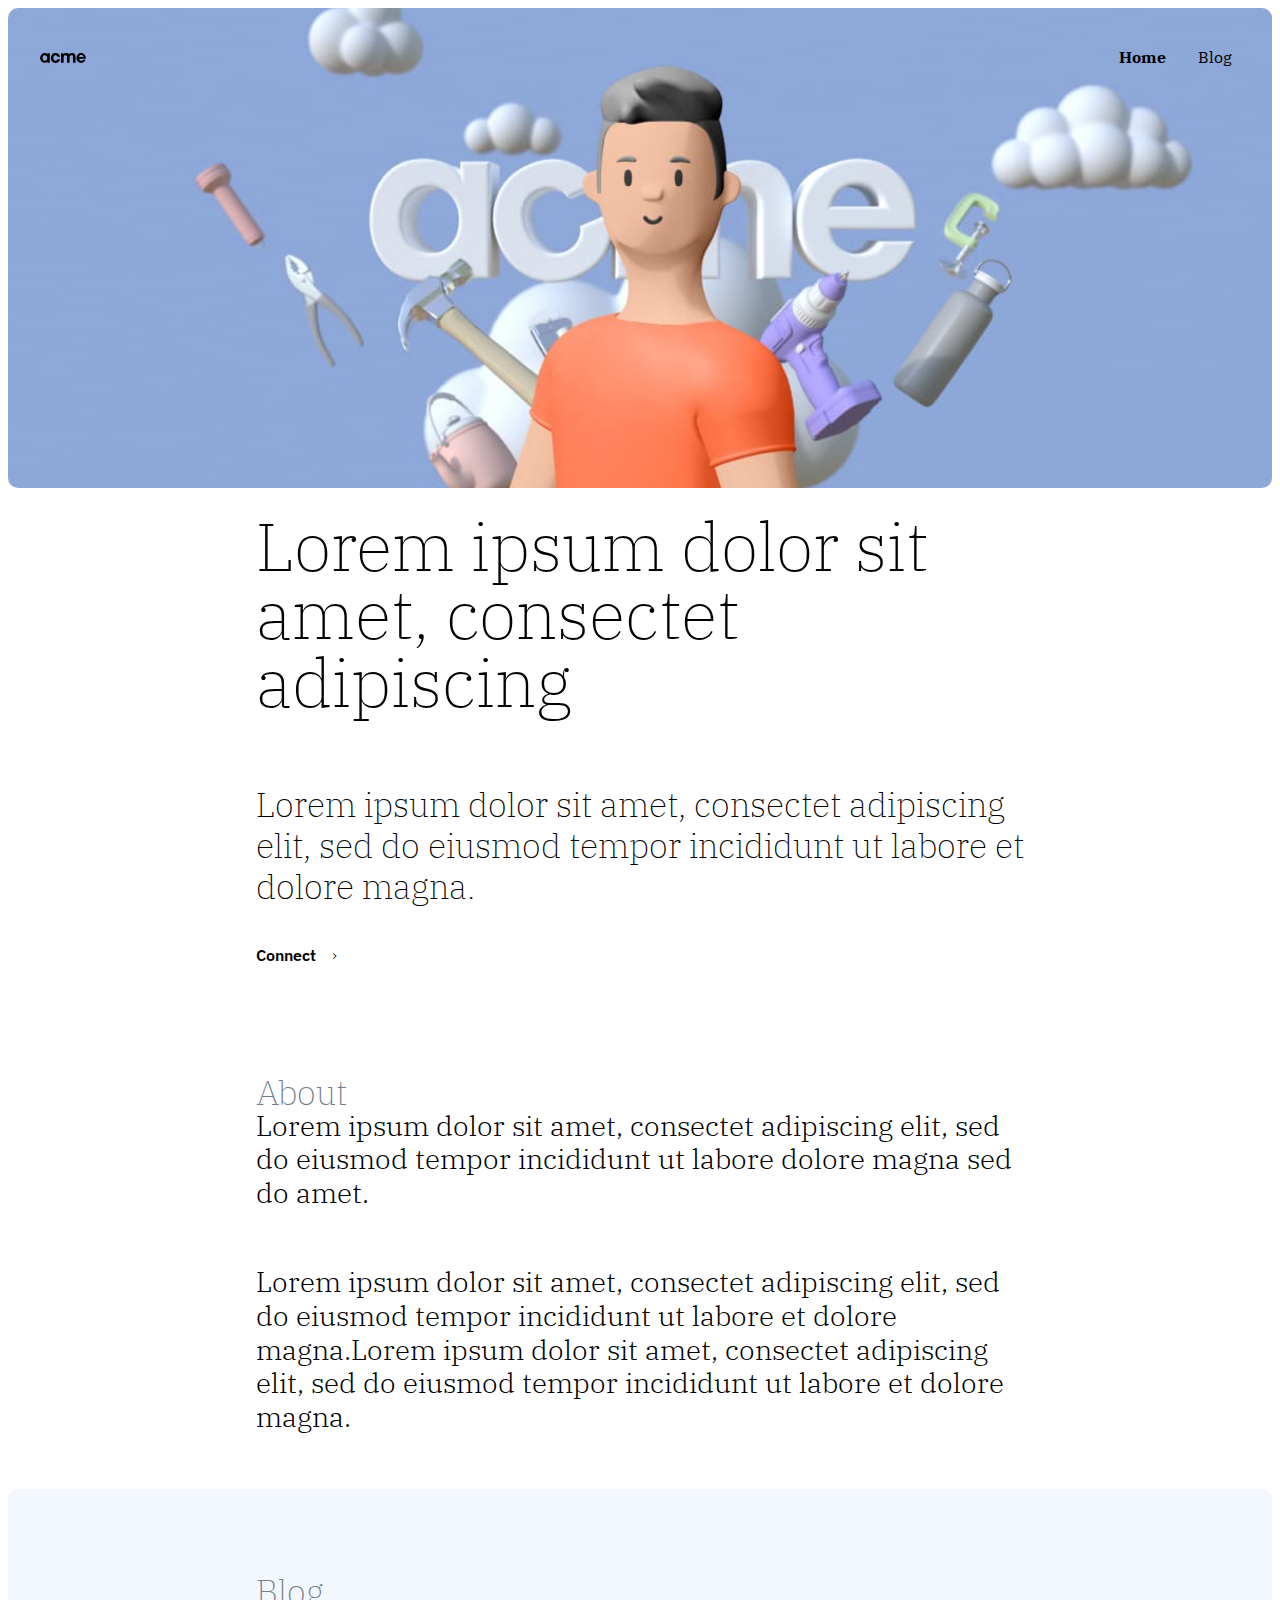
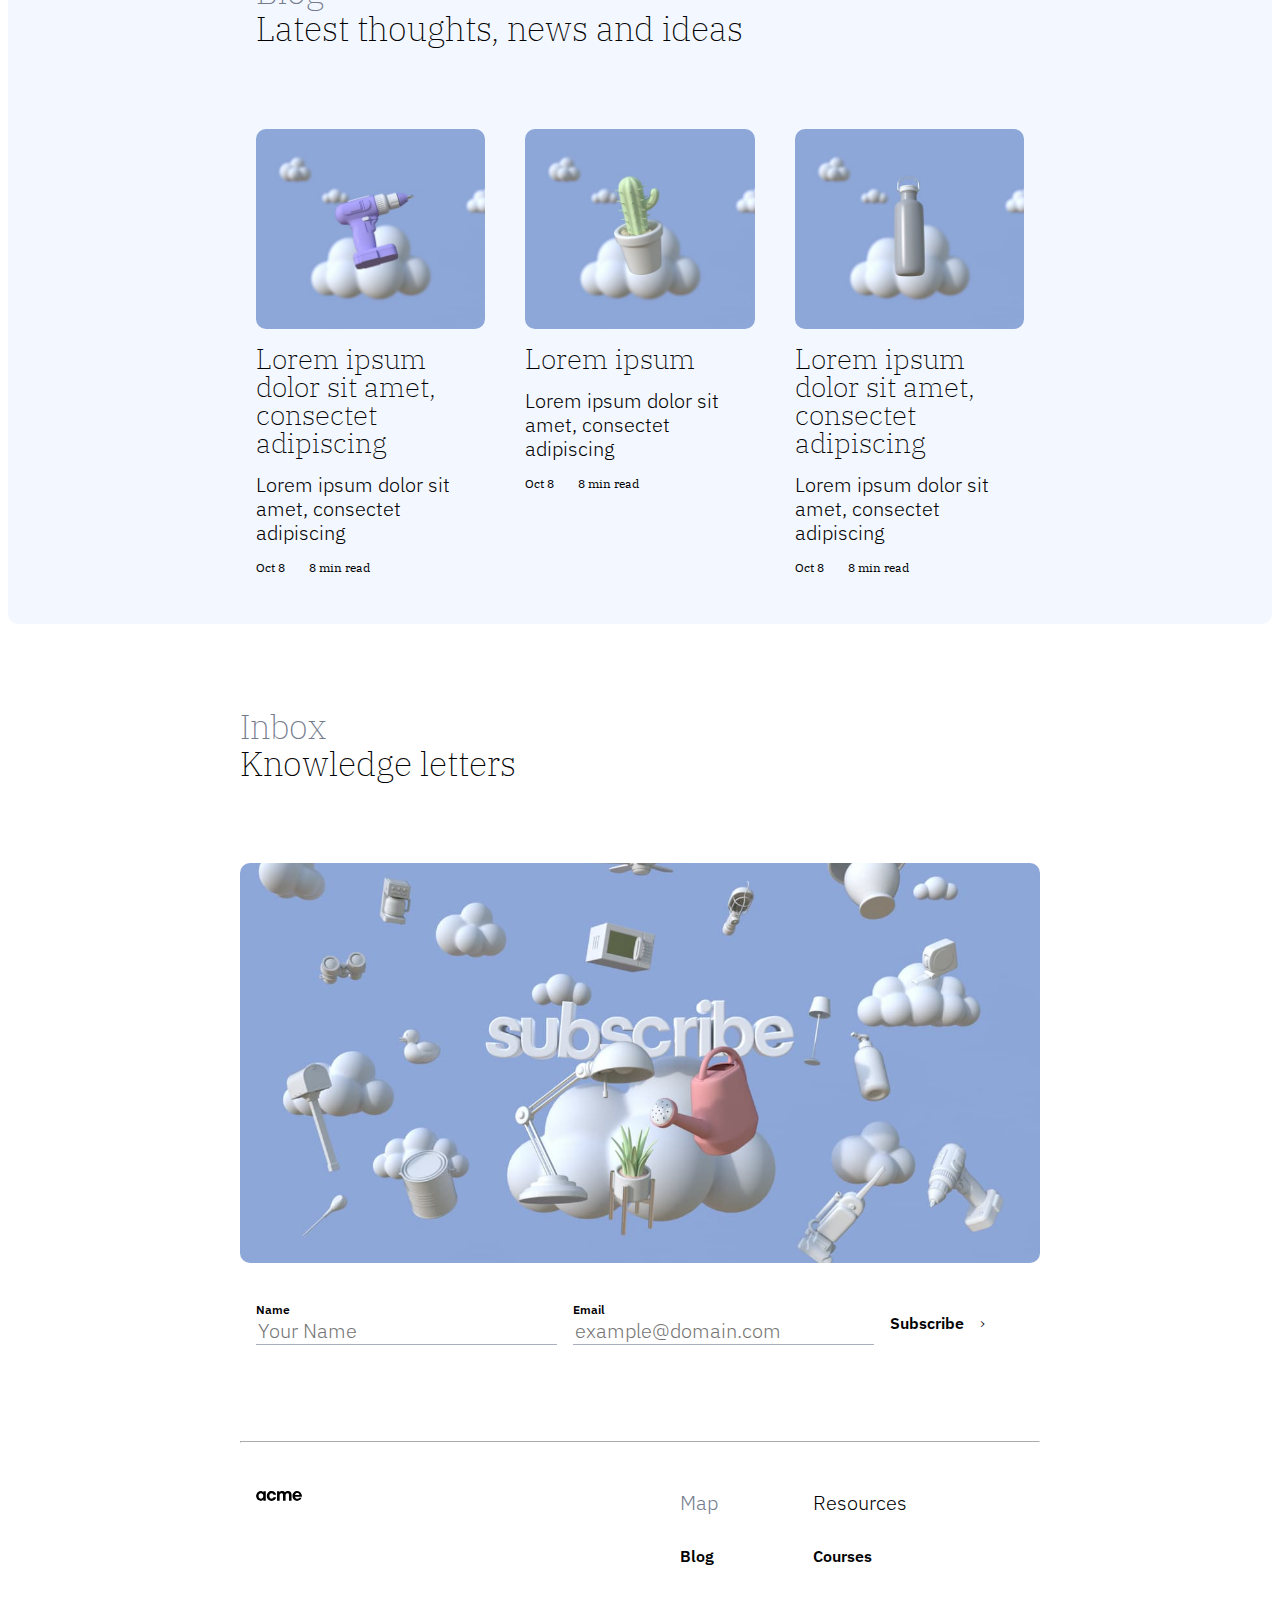
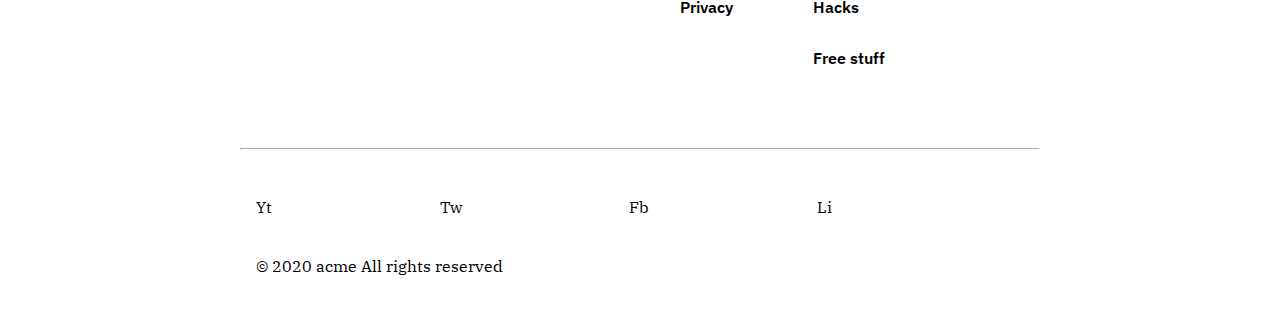
<file: index.html>
<!DOCTYPE html>
<html lang="en">

<head>
  <meta charset="UTF-8">
  <meta name="viewport" content="width=device-width, initial-scale=1.0">
  <title>CSS Demystified Final Project Blog</title>
  <link
    href="https://fonts.googleapis.com/css2?family=IBM+Plex+Sans:wght@300;400;600&family=IBM+Plex+Serif:wght@200&display=swap"
    rel="stylesheet">

  <link rel="stylesheet" href="style.css">
</head>
<body class="page-home">
  <header class="header-main">
    <div class="header-main__content">
      <a href="index.html" class="logo"><img src="./img/logo.svg" alt="#"></a>
      <nav class="header-main__nav">
        <a class="home" href="index.html">Home</a>
        <a href="blog.html">Blog</a>
      </nav>
    </div>
  </header>
  <!-- <div class="hero container"> -->
    <div class="hero__content content">
      <h1 class="hero__title">Lorem ipsum dolor sit amet, consectet adipiscing</h1>
      <p class="hero__text lrg-text">Lorem ipsum dolor sit amet, consectet  adipiscing elit, sed do eiusmod tempor incididunt ut labore et dolore magna.</p>
      <a href="#" class="btn sans">Connect</a>
    </div>
  <!-- </div> -->
  <!-- <div class="about container"> -->
    <div class="about__content content med-text">
      <h2>About</h2>
      <p class="about__text">Lorem ipsum dolor sit amet, consectet  adipiscing elit, sed do eiusmod tempor incididunt ut labore dolore magna sed do amet.</p>
      <p class="about__text">Lorem ipsum dolor sit amet, consectet  adipiscing elit, sed do eiusmod tempor incididunt ut labore et dolore magna.Lorem ipsum dolor sit amet, consectet  adipiscing elit, sed do eiusmod tempor incididunt ut labore et dolore magna.</p>
    </div>
  <!-- </div> -->
  <div class="recent-articles__container">
    <div class="recent-articles__content content">
    <header>
        <h2>Blog</h2>
        <p class="subtitle">Latest thoughts, news and ideas</p>
      </header>
      <div class="three-col">
        <div class="card">
          <img src="./img/blog-1.jpg" alt="purple, cartoon drill on a cloud floating in the sky">
          <h3>Lorem ipsum dolor sit amet, consectet  adipiscing</h3>
          <p class="p400">Lorem ipsum dolor sit amet, consectet  adipiscing</p>
          <div class="date-time">
            <p class="date">Oct 8</p>
            <p class="time">8 min read</p>
          </div>
        </div>
        <div class="card">
          <img src="./img/blog-2.jpg" alt="cartoon cactus in a pot floating on a cloud">
          <h3>Lorem ipsum</h3>
          <p class="p400">Lorem ipsum dolor sit amet, consectet  adipiscing</p>
          <div class="date-time">
            <p class="date">Oct 8</p>
            <p class="time">8 min read</p>
          </div>
        </div>
        <div class="card">
          <img src="./img/blog-3.jpg" alt="cartoon water flask floating on a cloud">
          <h3>Lorem ipsum dolor sit amet, consectet  adipiscing</h3>
            <p class="p400">Lorem ipsum dolor sit amet, consectet  adipiscing</p>
            <div class="date-time">
              <p class="date">Oct 8</p>
              <p class="time">8 min read</p>
            </div>
        </div>
      </div>
    </div>
  </div>
  <!-- <div class="cta container"> -->
    <div class="cta__content content">
      <header>
        <h2>Inbox</h2>
        <p class="subtitle">Knowledge letters</p>
      </header>
      <img class="cta__img" src="./img/newsletter.jpg" alt="a lamp, watering can, succulent plant, microwave, mailbox, vacuum all floating on and with clouds">
      <div>
        <form action="" class="subscribe sans">
          <div>
            <label for="name">Name</label>
            <input type="text" name="name" id="name" placeholder="Your Name">
          </div>
          <div>
            <label for="email">Email</label>
            <input class="email" type="email" name="email" id="email" placeholder="example@domain.com">
          </div>
          <div><a href="" class="btn sans">Subscribe</a></div>
        </form>
      </div>
    </div>
  <!-- </div> -->
    <hr class="foot-line">
    <footer class="main-footer__content content sans">
      <a href="index.html" class="logo"><img src="./img/logo.svg" alt="#"></a>
      <div class="two-col">
        <div class="map">
          <p class="p400">Map</p>
          <a href="#">Blog</a>
          <a href="#">Privacy</a>
        </div>
        <div class="resources">
          <p class="p400">Resources</p>
          <a href="#">Courses</a>
          <a href="#">Hacks</a>
          <a href="#">Free stuff</a>
        </div>
      </div>
    </footer>
    <hr class="foot-line">
    <div class="footer-bottom content">
      <ul class="footer-nav">
        <li><a href="#">Yt</a></li>
        <li><a href="#">Tw</a></li>
        <li><a href="#">Fb</a></li>
        <li><a href="#">Li</a></li>
      </ul>
      <p>© 2020 acme All rights reserved</p>
    </div>
</body>
</html>
</file>
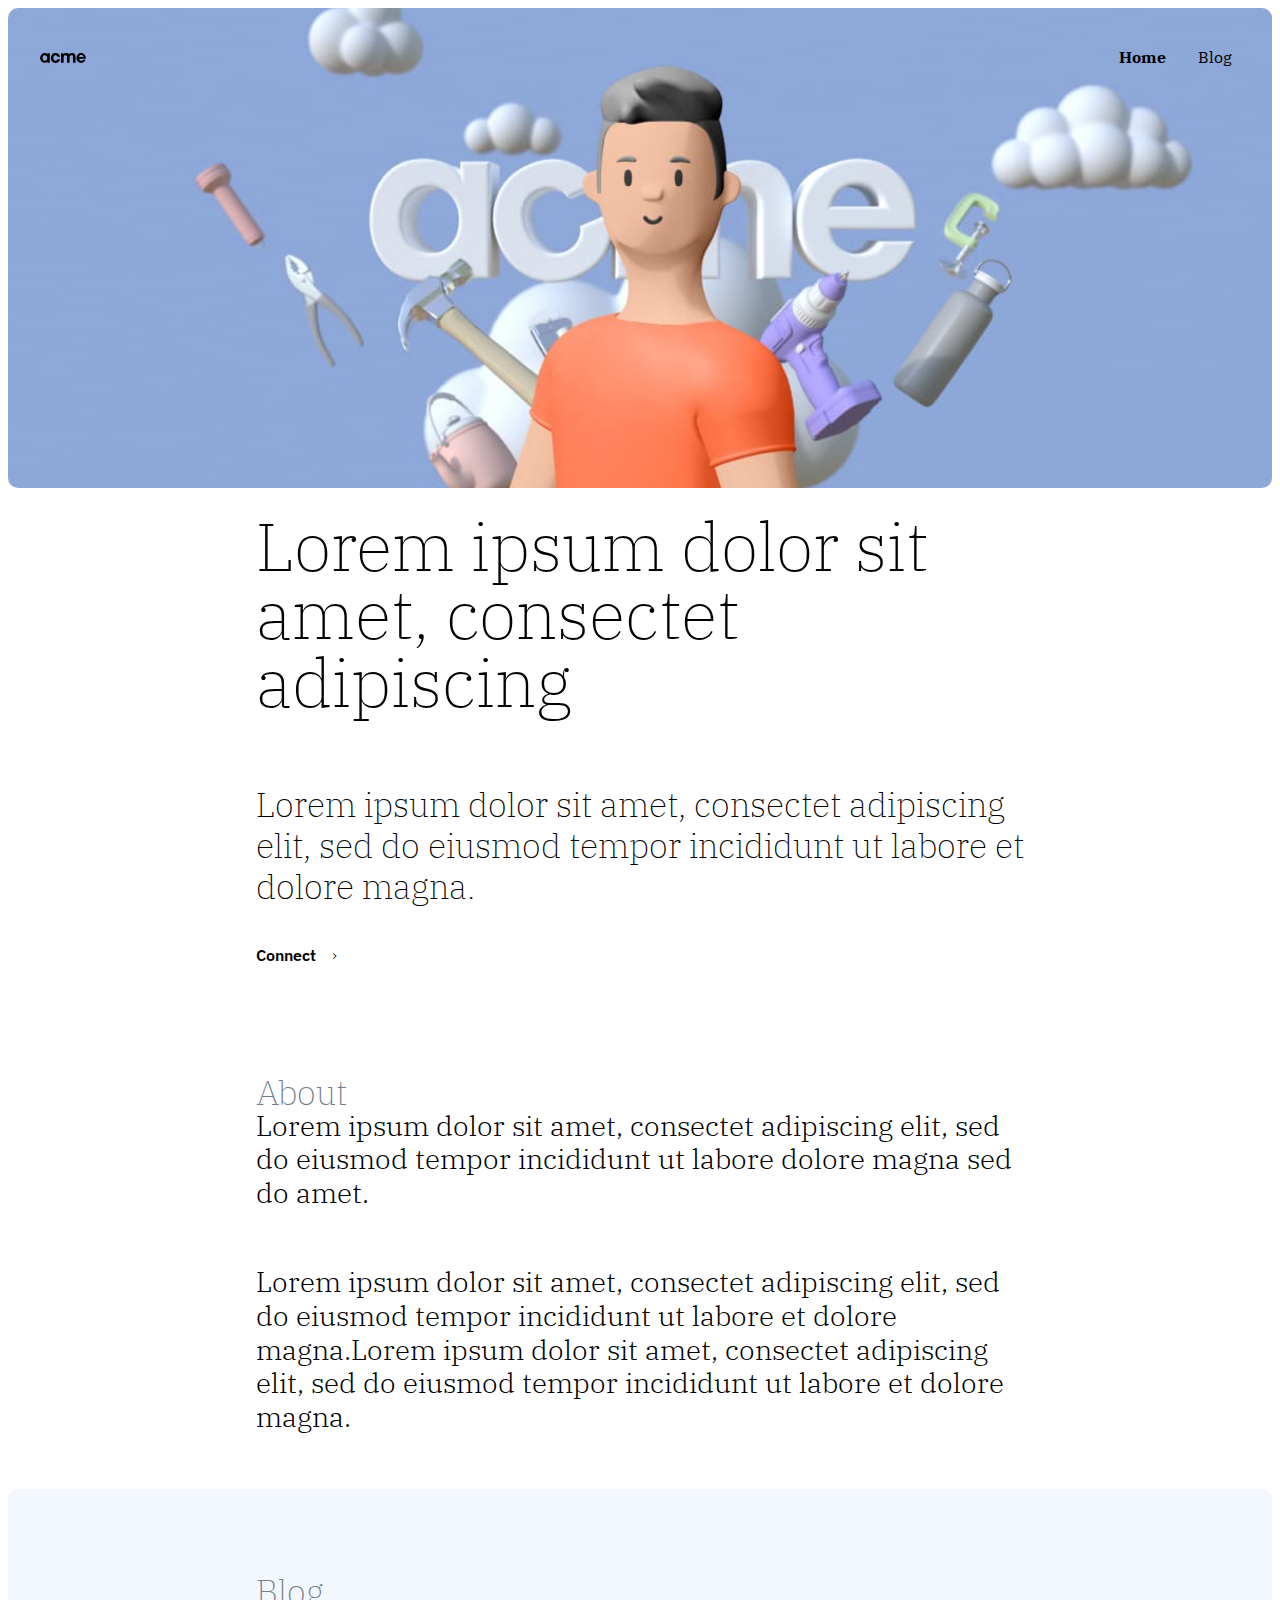
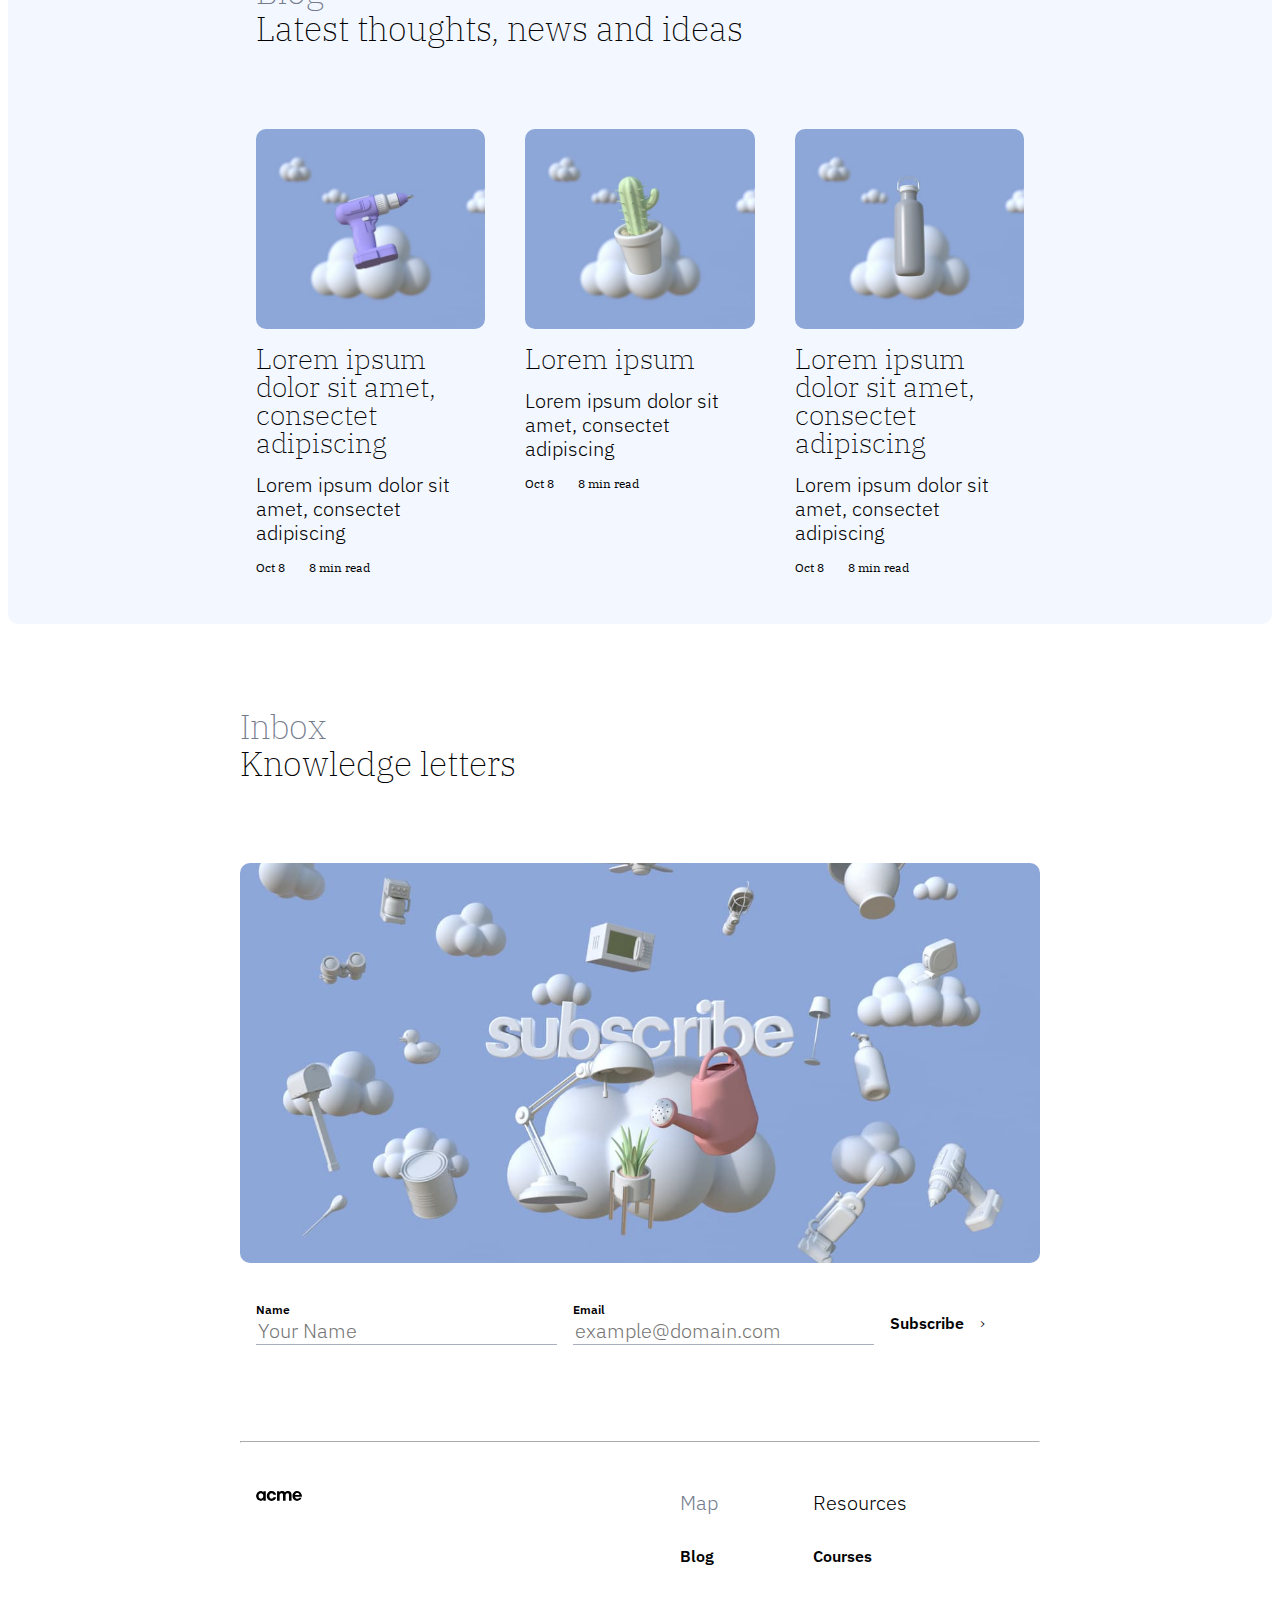
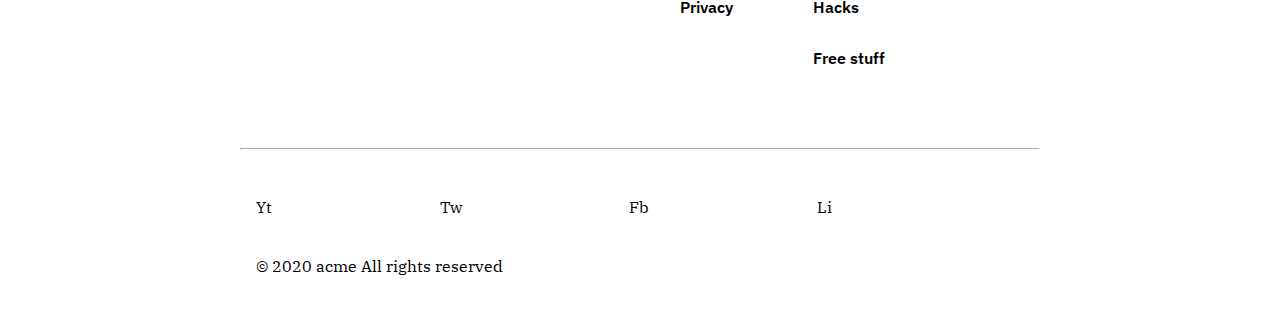
<file: 01 - start here/index.html>
<!DOCTYPE html>
<html lang="en">

<head>
  <meta charset="UTF-8">
  <meta name="viewport" content="width=device-width, initial-scale=1.0">
  <title>CSS Demystified Final Project Blog</title>
  <link
    href="https://fonts.googleapis.com/css2?family=IBM+Plex+Sans:wght@300;400;600&family=IBM+Plex+Serif:wght@200&display=swap"
    rel="stylesheet">

  <link rel="stylesheet" href="style.css">
</head>
<body class="page-home">
  <header class="header-main">
    <div class="header-main__content">
      <a href="index.html" class="logo"><img src="/01 - start here/img/logo.svg" alt="#"></a>
      <nav class="header-main__nav">
        <a class="home" href="index.html">Home</a>
        <a href="blog.html">Blog</a>
      </nav>
    </div>
  </header>
  <!-- <div class="hero container"> -->
    <div class="hero__content content">
      <h1 class="hero__title">Lorem ipsum dolor sit amet, consectet adipiscing</h1>
      <p class="hero__text lrg-text">Lorem ipsum dolor sit amet, consectet  adipiscing elit, sed do eiusmod tempor incididunt ut labore et dolore magna.</p>
      <a href="#" class="btn sans">Connect</a>
    </div>
  <!-- </div> -->
  <!-- <div class="about container"> -->
    <div class="about__content content med-text">
      <h2>About</h2>
      <p class="about__text">Lorem ipsum dolor sit amet, consectet  adipiscing elit, sed do eiusmod tempor incididunt ut labore dolore magna sed do amet.</p>
      <p class="about__text">Lorem ipsum dolor sit amet, consectet  adipiscing elit, sed do eiusmod tempor incididunt ut labore et dolore magna.Lorem ipsum dolor sit amet, consectet  adipiscing elit, sed do eiusmod tempor incididunt ut labore et dolore magna.</p>
    </div>
  <!-- </div> -->
  <div class="recent-articles__container">
    <div class="recent-articles__content content">
    <header>
        <h2>Blog</h2>
        <p class="subtitle">Latest thoughts, news and ideas</p>
      </header>
      <div class="three-col">
        <div class="card">
          <img src="/01 - start here/img/blog-1.jpg" alt="purple, cartoon drill on a cloud floating in the sky">
          <h3>Lorem ipsum dolor sit amet, consectet  adipiscing</h3>
          <p class="p400">Lorem ipsum dolor sit amet, consectet  adipiscing</p>
          <div class="date-time">
            <p class="date">Oct 8</p>
            <p class="time">8 min read</p>
          </div>
        </div>
        <div class="card">
          <img src="/01 - start here/img/blog-2.jpg" alt="cartoon cactus in a pot floating on a cloud">
          <h3>Lorem ipsum</h3>
          <p class="p400">Lorem ipsum dolor sit amet, consectet  adipiscing</p>
          <div class="date-time">
            <p class="date">Oct 8</p>
            <p class="time">8 min read</p>
          </div>
        </div>
        <div class="card">
          <img src="/01 - start here/img/blog-3.jpg" alt="cartoon water flask floating on a cloud">
          <h3>Lorem ipsum dolor sit amet, consectet  adipiscing</h3>
            <p class="p400">Lorem ipsum dolor sit amet, consectet  adipiscing</p>
            <div class="date-time">
              <p class="date">Oct 8</p>
              <p class="time">8 min read</p>
            </div>
        </div>
      </div>
    </div>
  </div>
  <!-- <div class="cta container"> -->
    <div class="cta__content content">
      <header>
        <h2>Inbox</h2>
        <p class="subtitle">Knowledge letters</p>
      </header>
      <img class="cta__img" src="/01 - start here/img/newsletter.jpg" alt="a lamp, watering can, succulent plant, microwave, mailbox, vacuum all floating on and with clouds">
      <div>
        <form action="" class="subscribe sans">
          <div>
            <label for="name">Name</label>
            <input type="text" name="name" id="name" placeholder="Your Name">
          </div>
          <div>
            <label for="email">Email</label>
            <input class="email" type="email" name="email" id="email" placeholder="example@domain.com">
          </div>
          <div><a href="" class="btn sans">Subscribe</a></div>
        </form>
      </div>
    </div>
  <!-- </div> -->
    <hr class="foot-line">
    <footer class="main-footer__content content sans">
      <a href="index.html" class="logo"><img src="/01 - start here/img/logo.svg" alt="#"></a>
      <div class="two-col">
        <div class="map">
          <p class="p400">Map</p>
          <a href="#">Blog</a>
          <a href="#">Privacy</a>
        </div>
        <div class="resources">
          <p class="p400">Resources</p>
          <a href="#">Courses</a>
          <a href="#">Hacks</a>
          <a href="#">Free stuff</a>
        </div>
      </div>
    </footer>
    <hr class="foot-line">
    <div class="footer-bottom content">
      <ul class="footer-nav">
        <li><a href="#">Yt</a></li>
        <li><a href="#">Tw</a></li>
        <li><a href="#">Fb</a></li>
        <li><a href="#">Li</a></li>
      </ul>
      <p>© 2020 acme All rights reserved</p>
    </div>
</body>
</html>
</file>
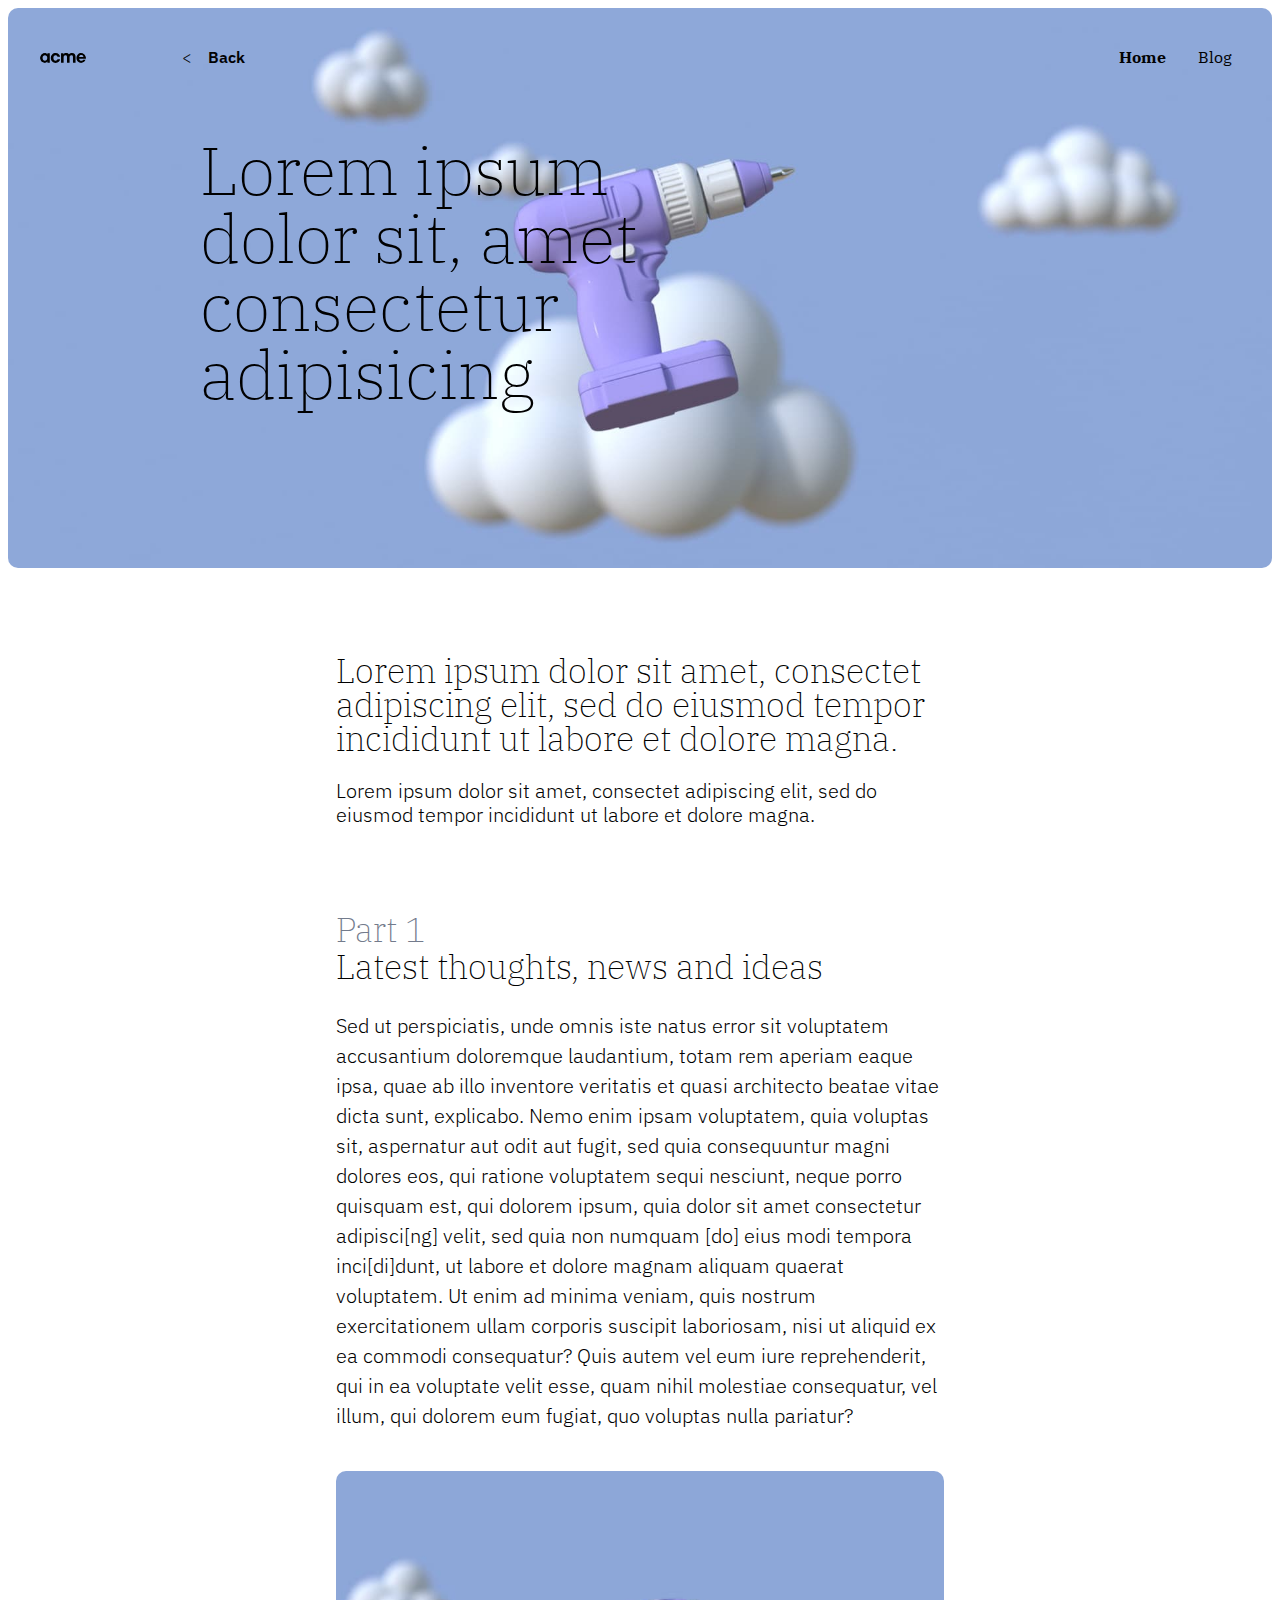
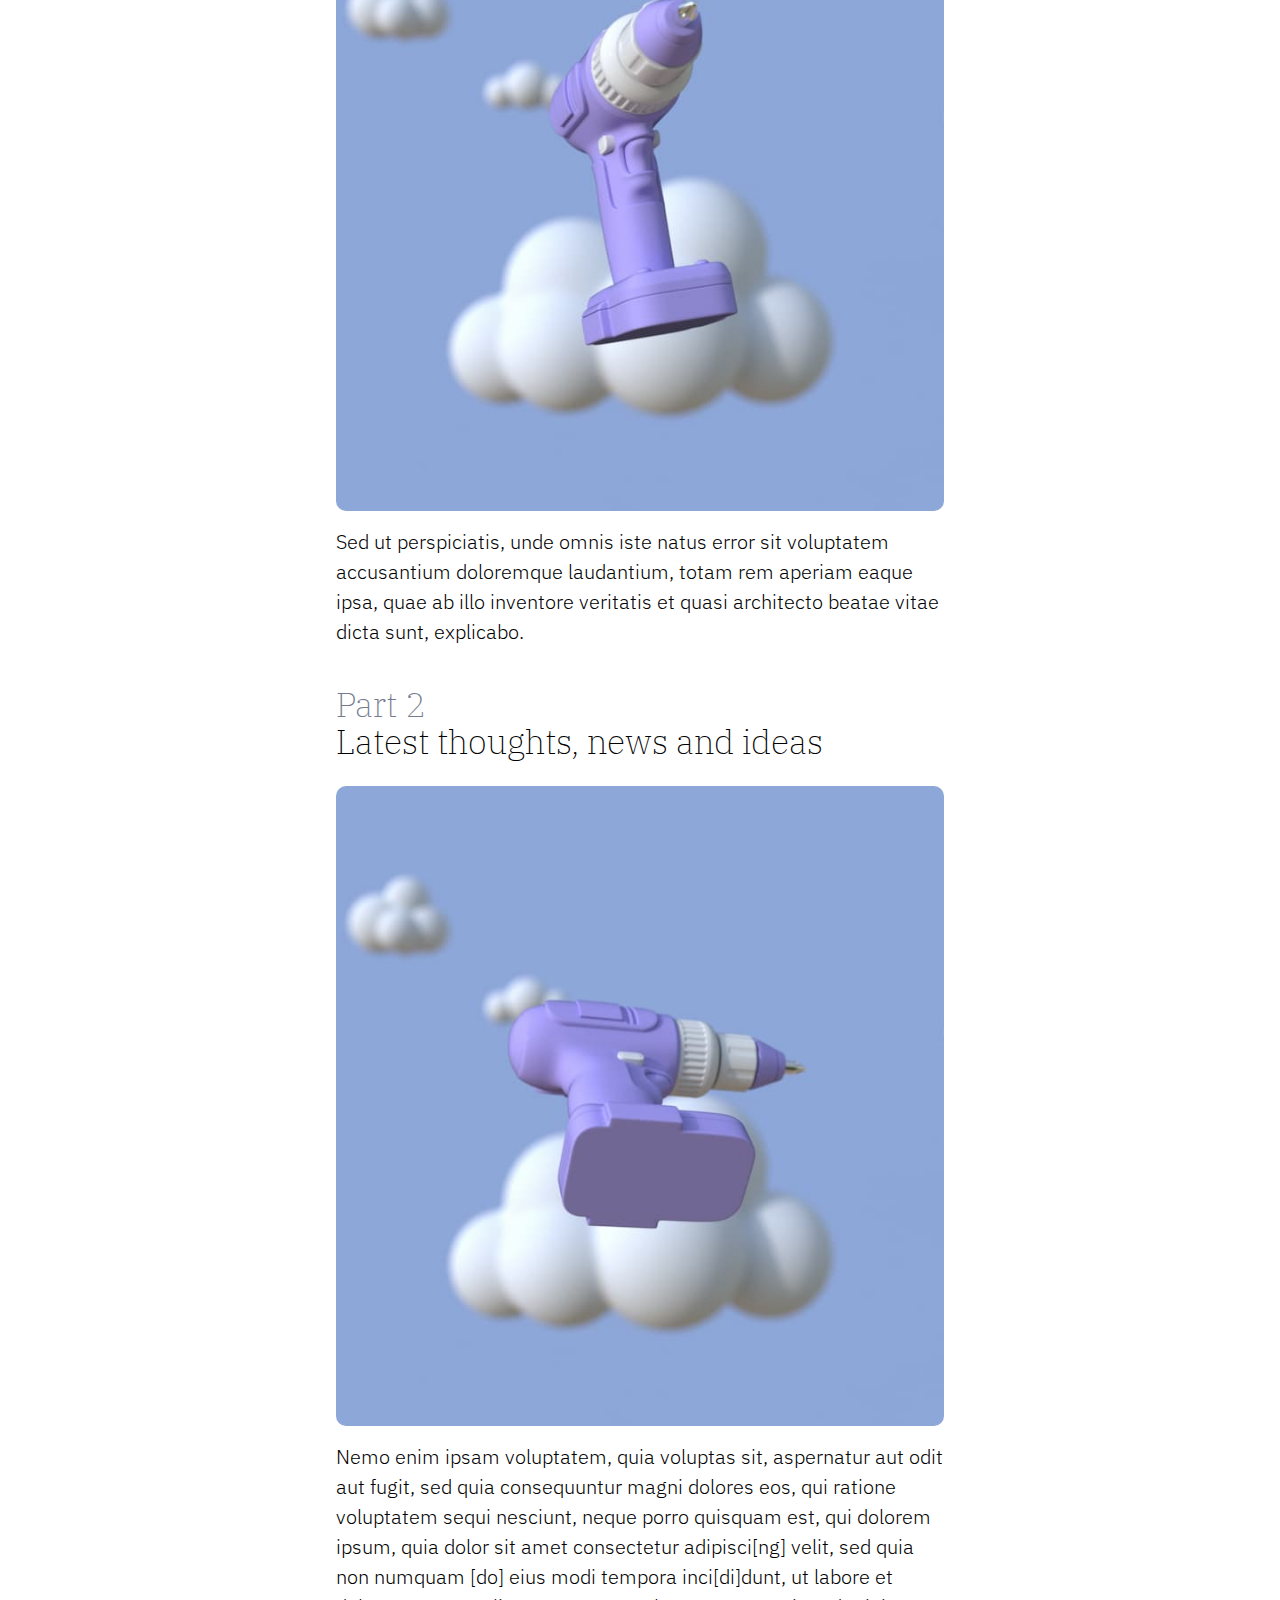
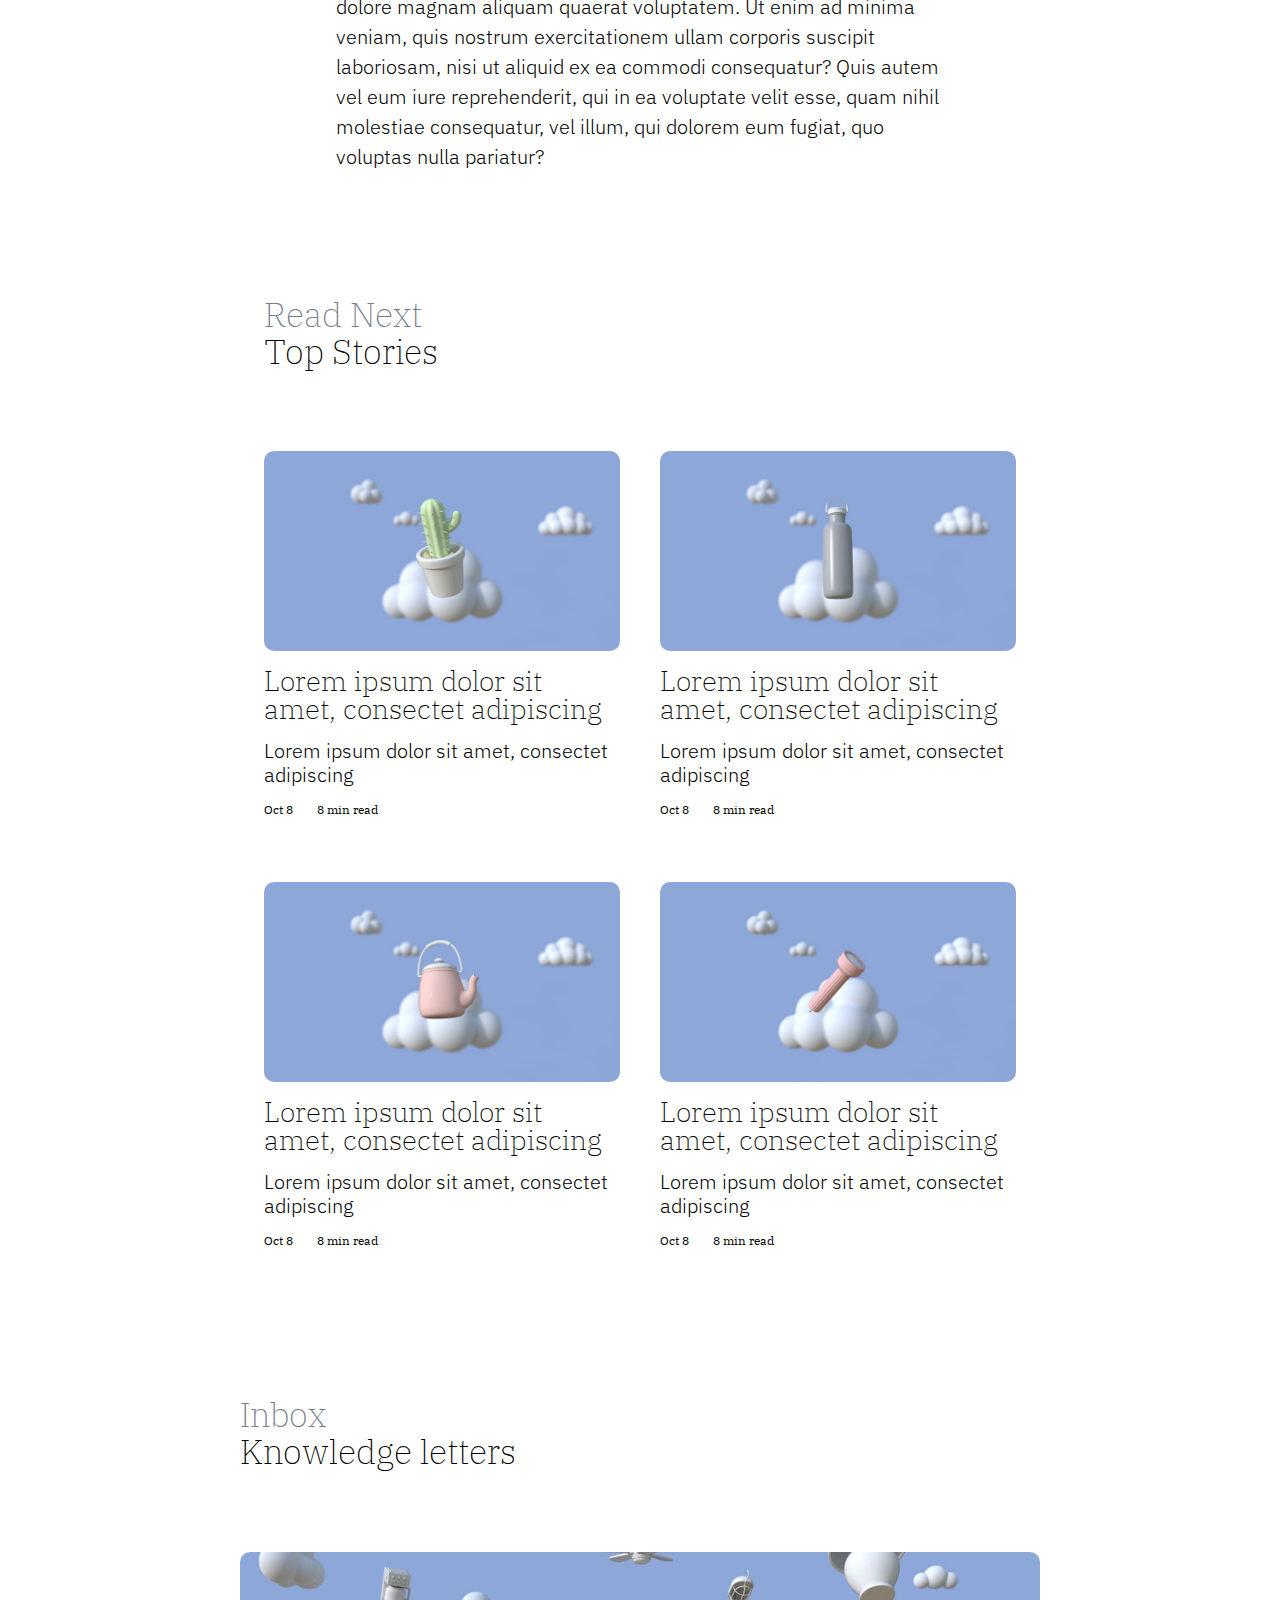
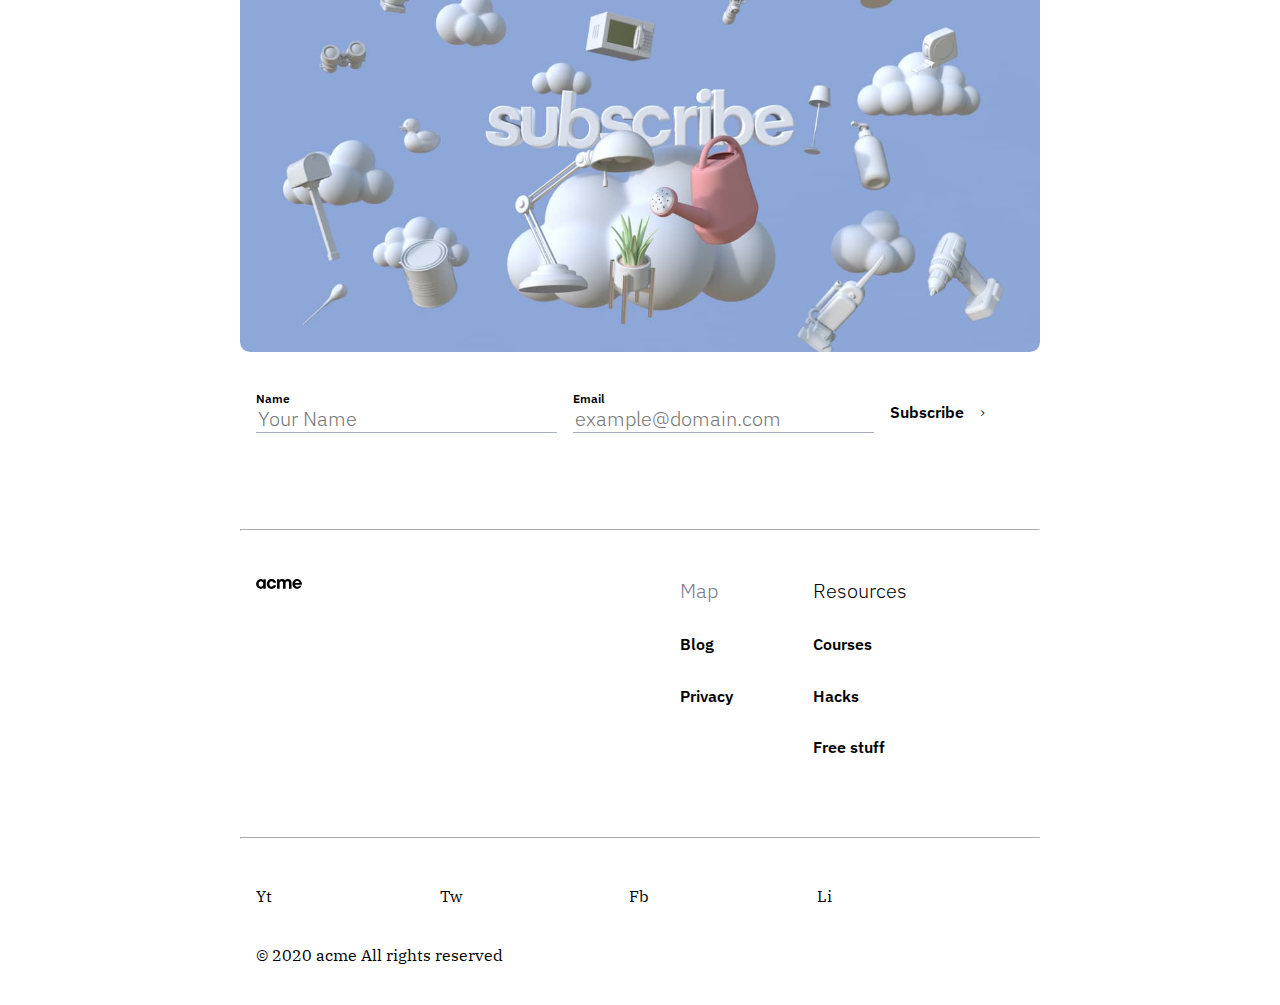
<file: article.html>
<!DOCTYPE html>
<html lang="en">

<head>
  <meta charset="UTF-8">
  <meta name="viewport" content="width=device-width, initial-scale=1.0">
  <title>CSS Demystified Final Project Blog</title>
  <link
    href="https://fonts.googleapis.com/css2?family=IBM+Plex+Sans:wght@300;400;600&family=IBM+Plex+Serif:wght@200&display=swap"
    rel="stylesheet">

  <link rel="stylesheet" href="style.css">
</head>
<body class="page-article">
  <header class="header-main">
    <div class="header-main__content">
      <div class="nav-left">
          <a href="index.html" class="logo"><img src="./img/logo.svg" alt="#"></a>
          <a href="blog.html" class="btn-back sans">Back</a>
      </div>
      <nav class="header-main__nav">
        <a class="home" href="index.html">Home</a>
        <a href="blog.html">Blog</a>
      </nav>
    </div>
    <div class="header-main__text">
        <h1 class="page-title">Lorem ipsum dolor sit, amet consectetur adipisicing</h1>
    </div>
  </header>
   <div class="article-container">
            <h2></h2>
        <div class="hero__content content">
            <h3 class="subtitle subtitle2">Lorem ipsum dolor sit amet, consectet  adipiscing elit, sed do eiusmod tempor incididunt ut labore et dolore magna.</h3>
            <p class="p400">Lorem ipsum dolor sit amet, consectet  adipiscing elit, sed do eiusmod tempor incididunt ut labore et dolore magna.</p>
        </div>
        <div class="about__content content med-text">
            <h2>Part 1</h2>
            <p class="subtitle subtitle2">Latest thoughts, news and ideas</p>
            <p class="about__text p400">Sed ut perspiciatis, unde omnis iste natus error sit voluptatem accusantium doloremque laudantium, totam rem aperiam eaque ipsa, quae ab illo inventore veritatis et quasi architecto beatae vitae dicta sunt, explicabo. Nemo enim ipsam voluptatem, quia voluptas sit, aspernatur aut odit aut fugit, sed quia consequuntur magni dolores eos, qui ratione voluptatem sequi nesciunt, neque porro quisquam est, qui dolorem ipsum, quia dolor sit amet consectetur adipisci[ng] velit, sed quia non numquam [do] eius modi tempora inci[di]dunt, ut labore et dolore magnam aliquam quaerat voluptatem. Ut enim ad minima veniam, quis nostrum exercitationem ullam corporis suscipit laboriosam, nisi ut aliquid ex ea commodi consequatur? Quis autem vel eum iure reprehenderit, qui in ea voluptate velit esse, quam nihil molestiae consequatur, vel illum, qui dolorem eum fugiat, quo voluptas nulla pariatur?</p>
            <img class="img-tall" src="./img/article-1.jpg" alt="purple, cartoon drill on a cloud floating in the sky">
            <p class="about__text p400">Sed ut perspiciatis, unde omnis iste natus error sit voluptatem accusantium doloremque laudantium, totam rem aperiam eaque ipsa, quae ab illo inventore veritatis et quasi architecto beatae vitae dicta sunt, explicabo. </p>
        </div>
        <div class="about__content content med-text">
                <h2 class="part2">Part 2</h2>
                <p class="subtitle subtitle2">Latest thoughts, news and ideas</p>
                <img class="img-tall" src="./img/article-2.jpg" alt="purple, cartoon drill on a cloud floating in the sky">
                <p class="about__text p400">Nemo enim ipsam voluptatem, quia voluptas sit, aspernatur aut odit aut fugit, sed quia consequuntur magni dolores eos, qui ratione voluptatem sequi nesciunt, neque porro quisquam est, qui dolorem ipsum, quia dolor sit amet consectetur adipisci[ng] velit, sed quia non numquam [do] eius modi tempora inci[di]dunt, ut labore et dolore magnam aliquam quaerat voluptatem. Ut enim ad minima veniam, quis nostrum exercitationem ullam corporis suscipit laboriosam, nisi ut aliquid ex ea commodi consequatur? Quis autem vel eum iure reprehenderit, qui in ea voluptate velit esse, quam nihil molestiae consequatur, vel illum, qui dolorem eum fugiat, quo voluptas nulla pariatur?</p>
        </div>
   </div>

      <div class="article-cards">
        <div class="about__content content med-text">
          <h2>Read Next</h2>
          <p class="subtitle">Top Stories</p>
        </div>
        <div class="cards-two">
            <div class="card">
                <img src="./img/blog-2.jpg" alt="cartoon cactus in a pot floating on a cloud">
                <h3>Lorem ipsum dolor sit amet, consectet  adipiscing</h3>
                <p class="p400">Lorem ipsum dolor sit amet, consectet  adipiscing</p>
                <div class="date-time">
                      <p class="date">Oct 8</p>
                      <p class="time">8 min read</p>
                </div>
            </div>
            <div class="card">
                <img src="./img/blog-3.jpg" alt="cartoon water flask floating on a cloud">
                <h3>Lorem ipsum dolor sit amet, consectet  adipiscing</h3>
                <p class="p400">Lorem ipsum dolor sit amet, consectet  adipiscing</p>
                <div class="date-time">
                  <p class="date">Oct 8</p>
                  <p class="time">8 min read</p>
                </div>
            </div>
        </div>
        <div class="cards-two">
            <div class="card">
              <img src="./img/blog-4.jpg" alt="purple, cartoon drill on a cloud floating in the sky">
              <h3>Lorem ipsum dolor sit amet, consectet  adipiscing</h3>
              <p class="p400">Lorem ipsum dolor sit amet, consectet  adipiscing</p>
              <div class="date-time">
                <p class="date">Oct 8</p>
                <p class="time">8 min read</p>
              </div>
            </div>
            <div class="card">
              <img src="./img/blog-5.jpg" alt="purple, cartoon drill on a cloud floating in the sky">
              <h3>Lorem ipsum dolor sit amet, consectet  adipiscing</h3>
              <p class="p400">Lorem ipsum dolor sit amet, consectet  adipiscing</p>
              <div class="date-time">
                <p class="date">Oct 8</p>
                <p class="time">8 min read</p>
              </div>
            </div>
        </div>
      </div>
    <!-- <div class="cta container"> -->
    <div class="cta__content content">
      <header>
        <h2>Inbox</h2>
        <p class="subtitle">Knowledge letters</p>
      </header>
      <img class="cta__img" src="./img/newsletter.jpg" alt="a lamp, watering can, succulent plant, microwave, mailbox, vacuum all floating on and with clouds">
      <div>
        <form action="" class="subscribe sans">
          <div>
            <label for="name">Name</label>
            <input type="text" name="name" id="name" placeholder="Your Name">
          </div>
          <div>
            <label for="email">Email</label>
            <input class="email" type="email" name="email" id="email" placeholder="example@domain.com">
          </div>
          <div><a href="" class="btn sans">Subscribe</a></div>
        </form>
      </div>
    </div>
  <!-- </div> -->
    <hr class="foot-line">
    <footer class="main-footer__content content sans">
      <a href="index.html" class="logo"><img src="./img/logo.svg" alt="#"></a>
      <div class="two-col">
        <div class="map">
          <p class="p400">Map</p>
          <a href="#">Blog</a>
          <a href="#">Privacy</a>
        </div>
        <div class="resources">
          <p class="p400">Resources</p>
          <a href="#">Courses</a>
          <a href="#">Hacks</a>
          <a href="#">Free stuff</a>
        </div>
      </div>
    </footer>
    <hr class="foot-line">
    <div class="footer-bottom content">
      <ul class="footer-nav">
        <li><a href="#">Yt</a></li>
        <li><a href="#">Tw</a></li>
        <li><a href="#">Fb</a></li>
        <li><a href="#">Li</a></li>
      </ul>
      <p>© 2020 acme All rights reserved</p>
    </div>
</body>
</html>
</file>
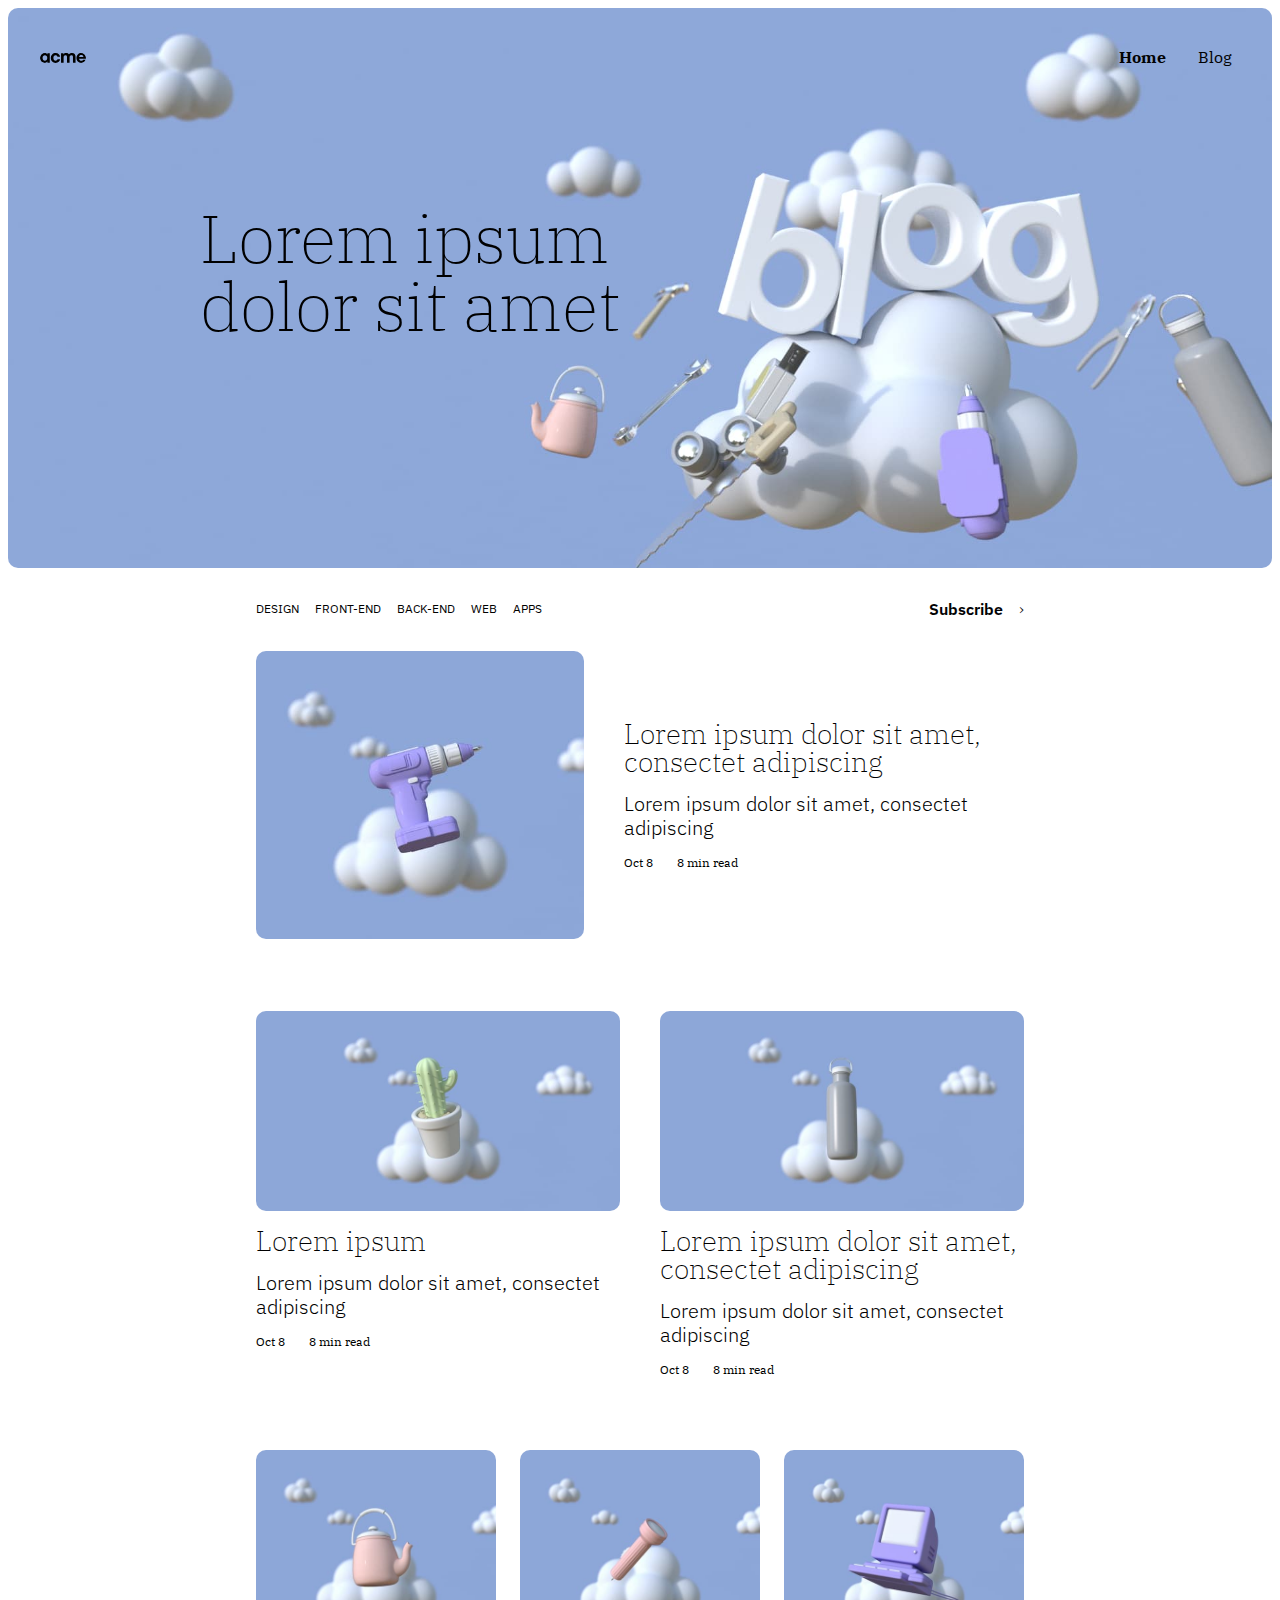
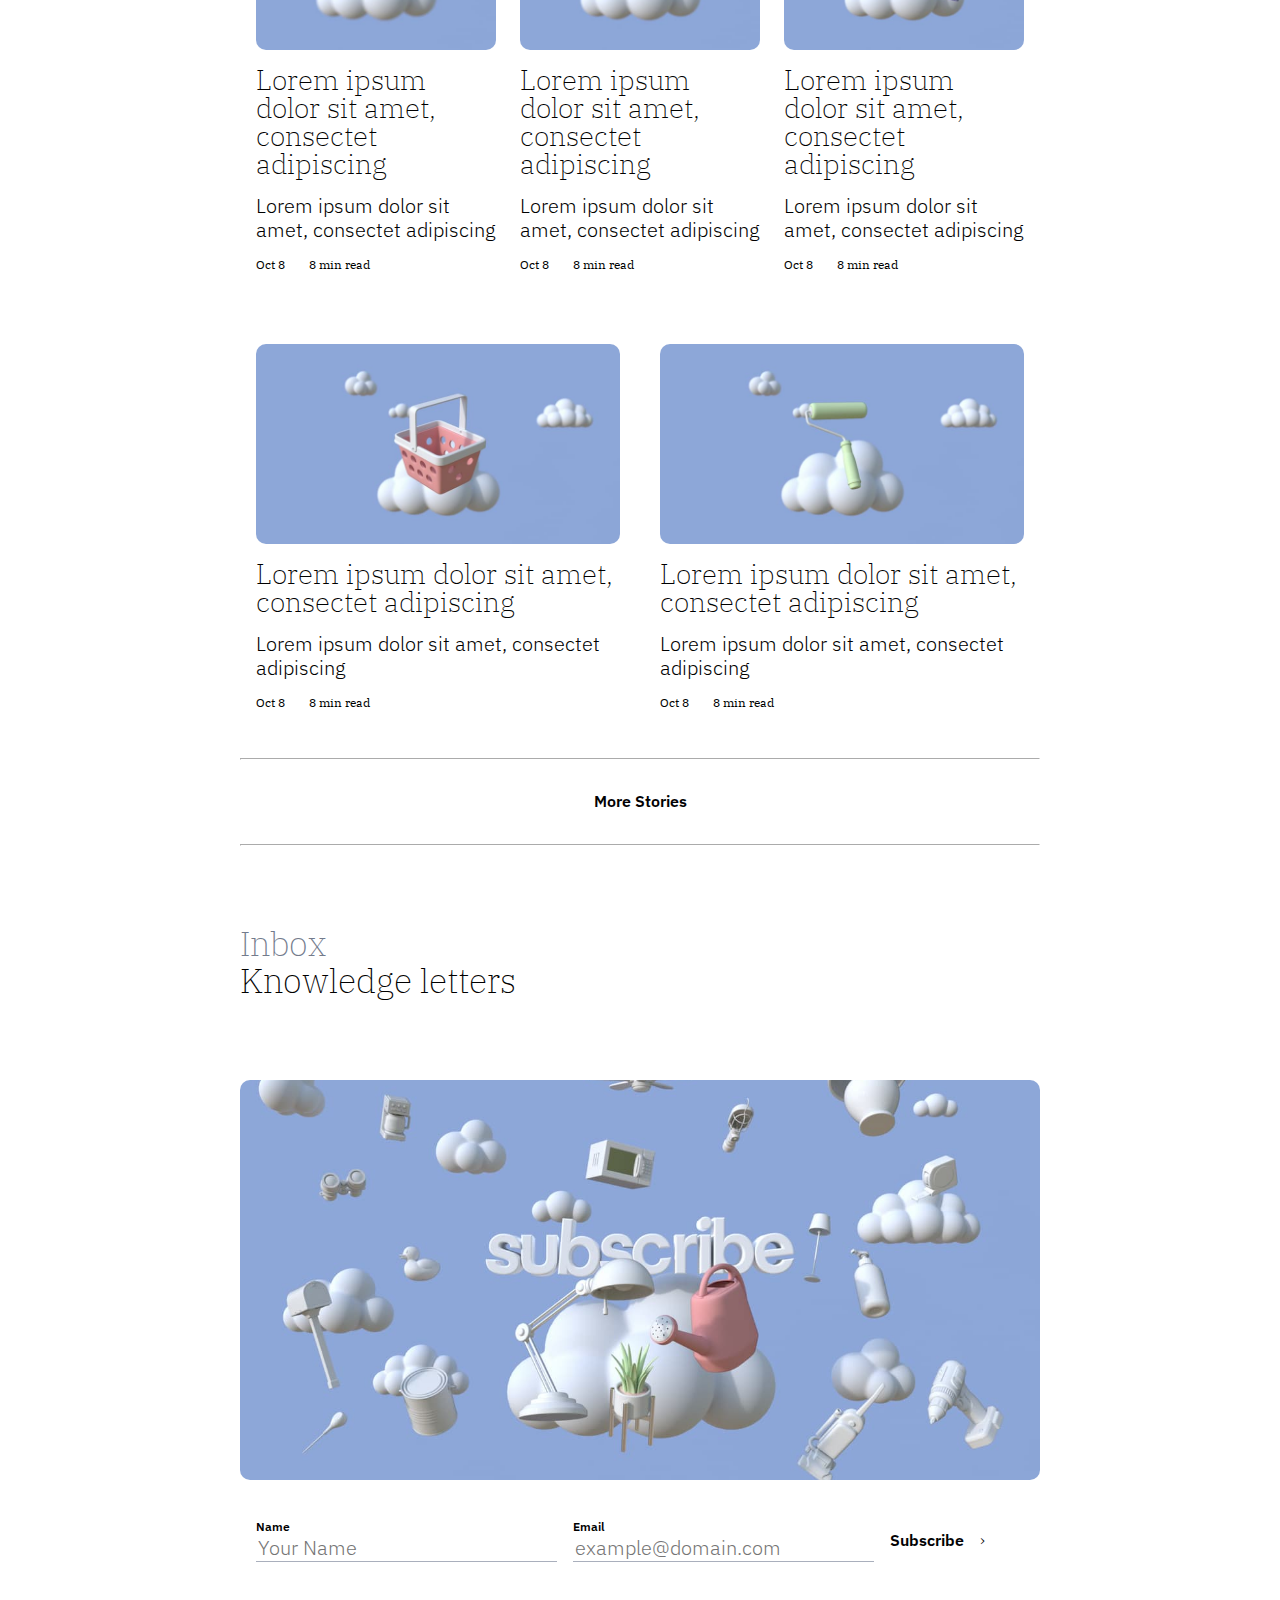
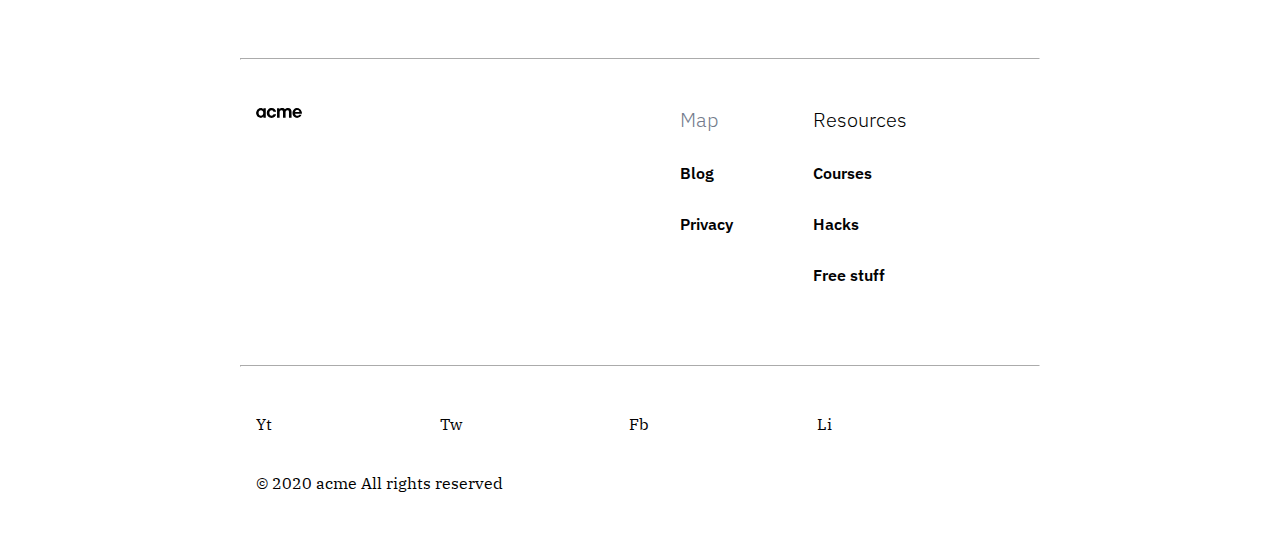
<file: blog.html>
<!DOCTYPE html>
<html lang="en">

<head>
  <meta charset="UTF-8">
  <meta name="viewport" content="width=device-width, initial-scale=1.0">
  <title>CSS Demystified Final Project Blog</title>
  <link
    href="https://fonts.googleapis.com/css2?family=IBM+Plex+Sans:wght@300;400;600&family=IBM+Plex+Serif:wght@200&display=swap"
    rel="stylesheet">

  <link rel="stylesheet" href="style.css">
</head>
<body class="page-blog">
  <header class="header-main">
    <div class="header-main__content">
      <a href="index.html" class="logo"><img src="./img/logo.svg" alt="#"></a>
      <nav class="header-main__nav">
        <a class="home" href="index.html">Home</a>
        <a href="blog.html">Blog</a>
      </nav>
    </div>
    <div class="header-main__text">
        <h1 class="page-title">Lorem ipsum dolor sit amet</h1>
    </div>
  </header>
  <div class="blog-nav__content content">
    <div class="blog-nav">
      <ul class="blog-nav__list sans">
        <li class="blog-nav__item">Design</li>
        <li class="blog-nav__item">Front-End</li>
        <li class="blog-nav__item">Back-End</li>
        <li class="blog-nav__item">Web</li>
        <li class="blog-nav__item">Apps</li>
      </ul>
    </div>
    <div><a href="" class="btn sans">Subscribe</a></div>
  </div>

  <div class="recent-articles__container">
    <div class="recent-articles__content content">
      <header>
        <h2></h2>
      </header>
      <div class="three-col">
        <div class="cards-one">
          <div class="card card-one">
            <div class="flex-item"><img src="./img/blog-1.jpg" alt="purple, cartoon drill on a cloud floating in the sky"></div>
            <div class="flex-item flex-text">
              <h3>Lorem ipsum dolor sit amet, consectet  adipiscing</h3>
              <p class="p400">Lorem ipsum dolor sit amet, consectet  adipiscing</p>
              <div class="date-time">
                <p class="date">Oct 8</p>
                <p class="time">8 min read</p>
            </div>
            </div>
          </div>
        </div>
        <div class="cards-two">
          <div class="card">
            <img src="./img/blog-2.jpg" alt="cartoon cactus in a pot floating on a cloud">
            <h3>Lorem ipsum</h3>
            <p class="p400">Lorem ipsum dolor sit amet, consectet  adipiscing</p>
            <div class="date-time">
              <p class="date">Oct 8</p>
              <p class="time">8 min read</p>
            </div>
          </div>
          <div class="card">
            <img src="./img/blog-3.jpg" alt="cartoon water flask floating on a cloud">
            <h3>Lorem ipsum dolor sit amet, consectet  adipiscing</h3>
              <p class="p400">Lorem ipsum dolor sit amet, consectet  adipiscing</p>
              <div class="date-time">
                <p class="date">Oct 8</p>
                <p class="time">8 min read</p>
              </div>
          </div>
        </div>
        <div class="cards-three">
          <div class="card">
            <img src="./img/blog-4.jpg" alt="purple, cartoon drill on a cloud floating in the sky">
            <h3>Lorem ipsum dolor sit amet, consectet  adipiscing</h3>
            <p class="p400">Lorem ipsum dolor sit amet, consectet  adipiscing</p>
            <div class="date-time">
              <p class="date">Oct 8</p>
              <p class="time">8 min read</p>
            </div>
          </div>
          <div class="card">
            <img src="./img/blog-5.jpg" alt="purple, cartoon drill on a cloud floating in the sky">
            <h3>Lorem ipsum dolor sit amet, consectet  adipiscing</h3>
            <p class="p400">Lorem ipsum dolor sit amet, consectet  adipiscing</p>
            <div class="date-time">
              <p class="date">Oct 8</p>
              <p class="time">8 min read</p>
            </div>
          </div>
          <div class="card">
            <img src="./img/blog-6.jpg" alt="purple, cartoon drill on a cloud floating in the sky">
            <h3>Lorem ipsum dolor sit amet, consectet  adipiscing</h3>
            <p class="p400">Lorem ipsum dolor sit amet, consectet  adipiscing</p>
            <div class="date-time">
              <p class="date">Oct 8</p>
              <p class="time">8 min read</p>
            </div>
          </div>
        </div>
        <div class="cards-two">
          <div class="card">
            <img src="./img/blog-7.jpg" alt="purple, cartoon drill on a cloud floating in the sky">
            <h3>Lorem ipsum dolor sit amet, consectet  adipiscing</h3>
            <p class="p400">Lorem ipsum dolor sit amet, consectet  adipiscing</p>
            <div class="date-time">
              <p class="date">Oct 8</p>
              <p class="time">8 min read</p>
            </div>
          </div>
          <div class="card">
            <img src="./img/blog-8.jpg" alt="purple, cartoon drill on a cloud floating in the sky">
            <h3>Lorem ipsum dolor sit amet, consectet  adipiscing</h3>
            <p class="p400">Lorem ipsum dolor sit amet, consectet  adipiscing</p>
            <div class="date-time">
              <p class="date">Oct 8</p>
              <p class="time">8 min read</p>
            </div>
          </div>
        </div>
      </div>
    </div>
  </div>
  <hr class="stories-line top">
  <div class="stories sans">
    <a href="article.html">More Stories</a>
  </div>
  <hr class="stories-line bottom">
  <!-- <div class="cta container"> -->
    <div class="cta__content content">
      <header>
        <h2>Inbox</h2>
        <p class="subtitle">Knowledge letters</p>
      </header>
      <img class="cta__img" src="./img/newsletter.jpg" alt="a lamp, watering can, succulent plant, microwave, mailbox, vacuum all floating on and with clouds">
      <div>
        <form action="" class="subscribe sans">
          <div>
            <label for="name">Name</label>
            <input type="text" name="name" id="name" placeholder="Your Name">
          </div>
          <div>
            <label for="email">Email</label>
            <input class="email" type="email" name="email" id="email" placeholder="example@domain.com">
          </div>
          <div><a href="" class="btn sans">Subscribe</a></div>
        </form>
      </div>
    </div>
  <!-- </div> -->
    <hr class="foot-line">
    <footer class="main-footer__content content sans">
      <a href="index.html" class="logo"><img src="./img/logo.svg" alt="#"></a>
      <div class="two-col">
        <div class="map">
          <p class="p400">Map</p>
          <a href="#">Blog</a>
          <a href="#">Privacy</a>
        </div>
        <div class="resources">
          <p class="p400">Resources</p>
          <a href="#">Courses</a>
          <a href="#">Hacks</a>
          <a href="#">Free stuff</a>
        </div>
      </div>
    </footer>
    <hr class="foot-line">
    <div class="footer-bottom content">
      <ul class="footer-nav">
        <li><a href="#">Yt</a></li>
        <li><a href="#">Tw</a></li>
        <li><a href="#">Fb</a></li>
        <li><a href="#">Li</a></li>
      </ul>
      <p>© 2020 acme All rights reserved</p>
    </div>
</body>
</html>
</file>
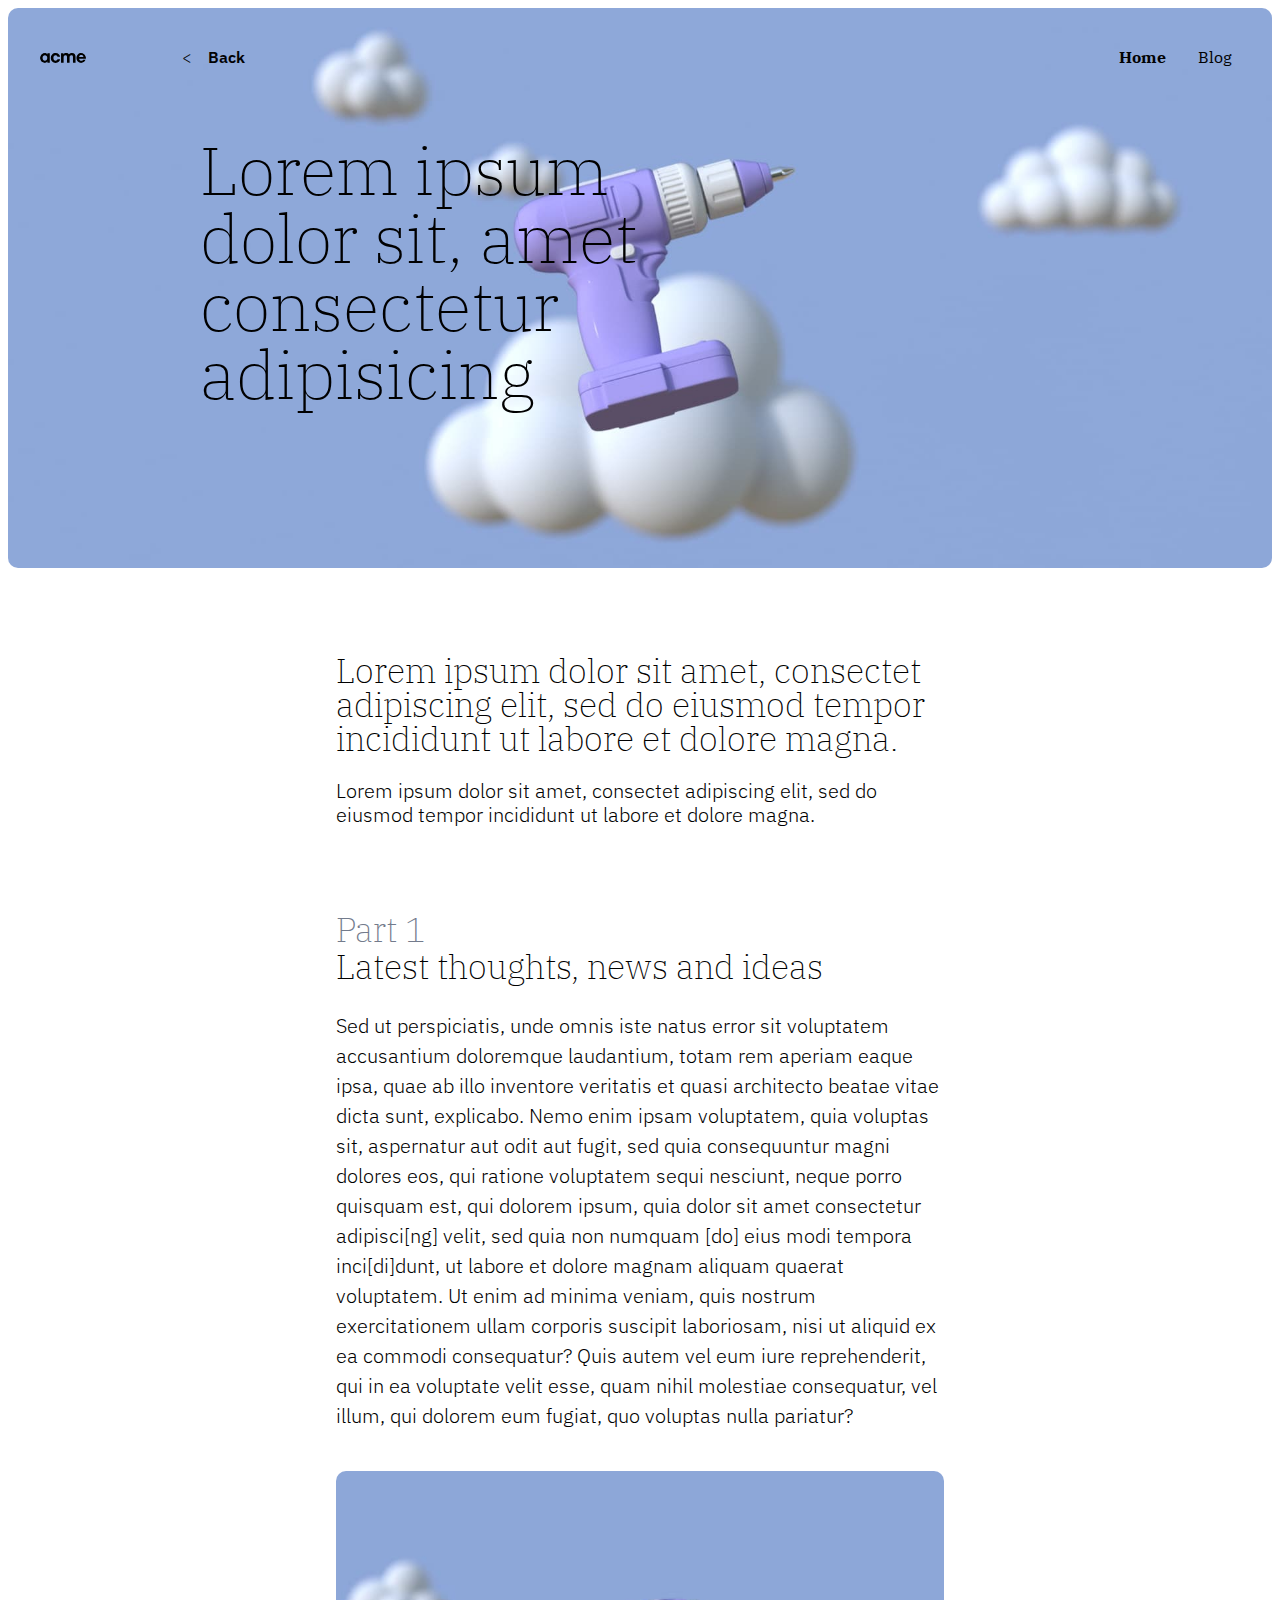
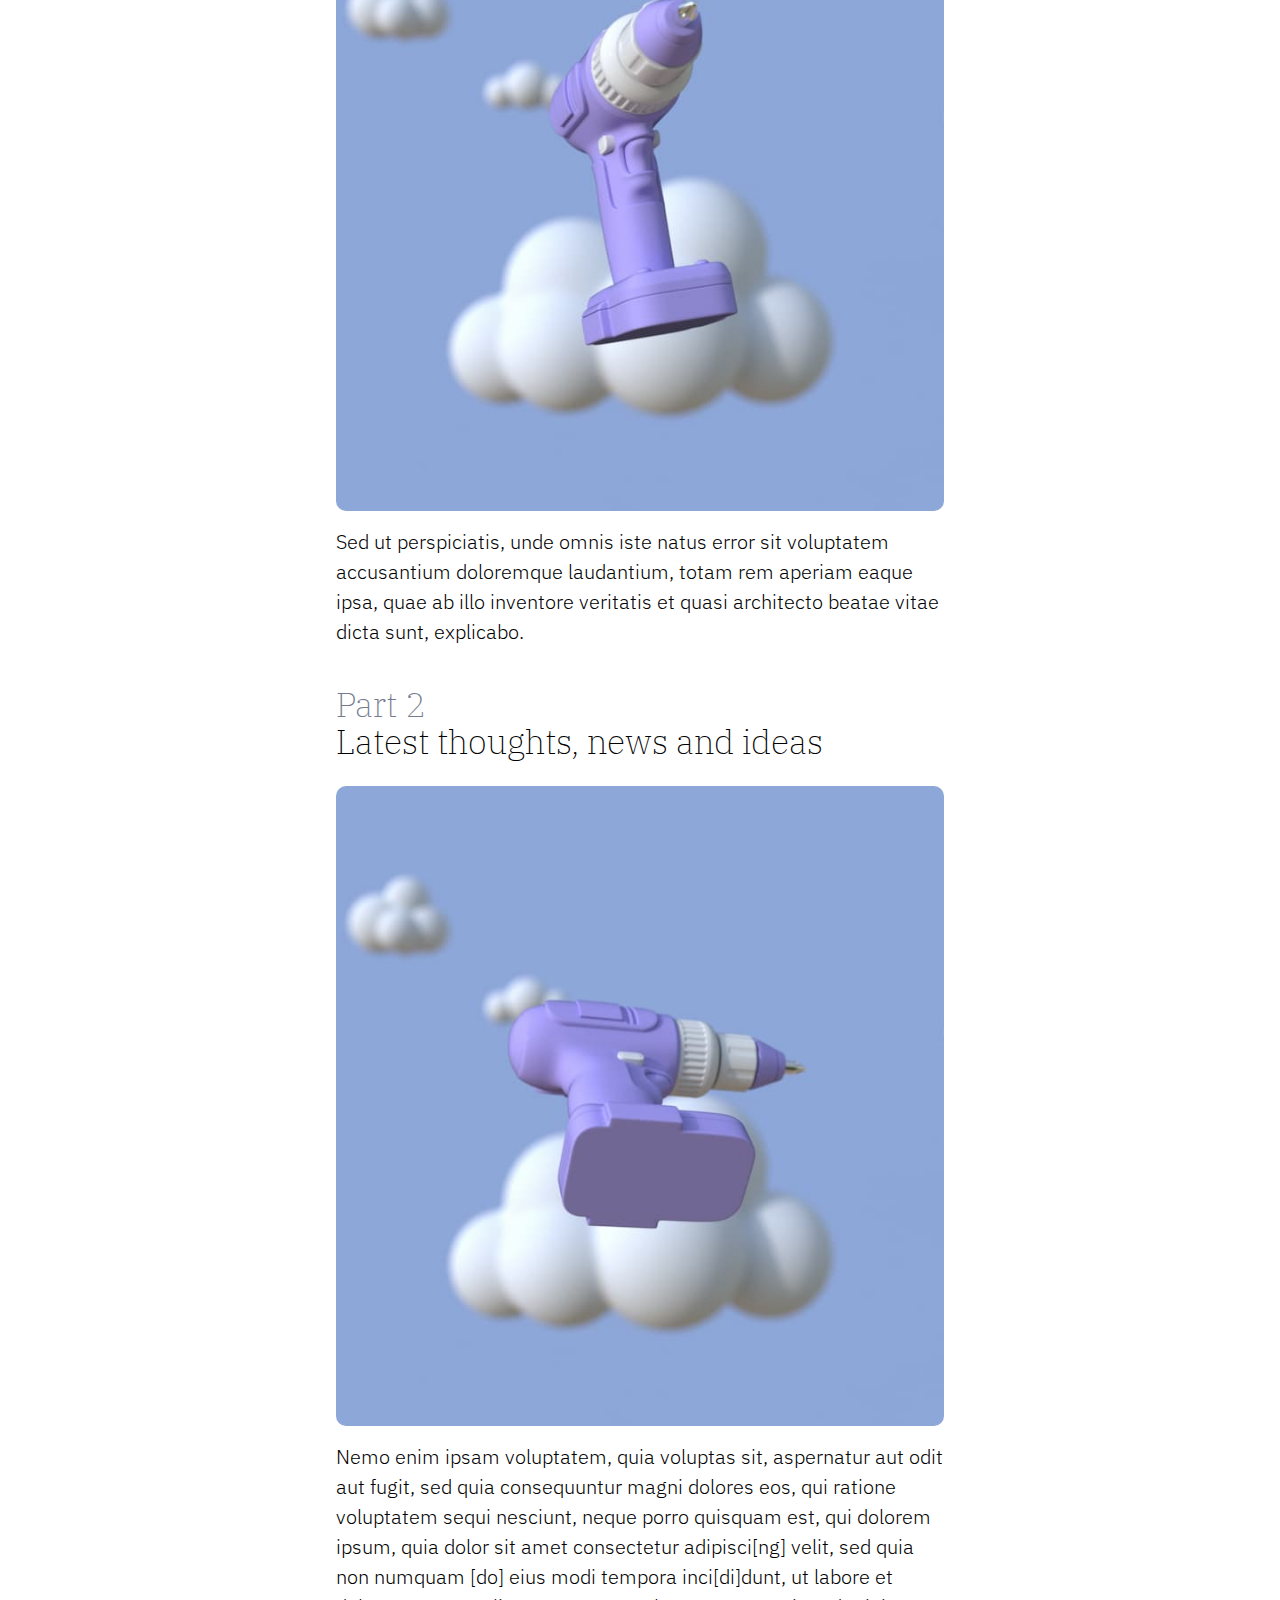
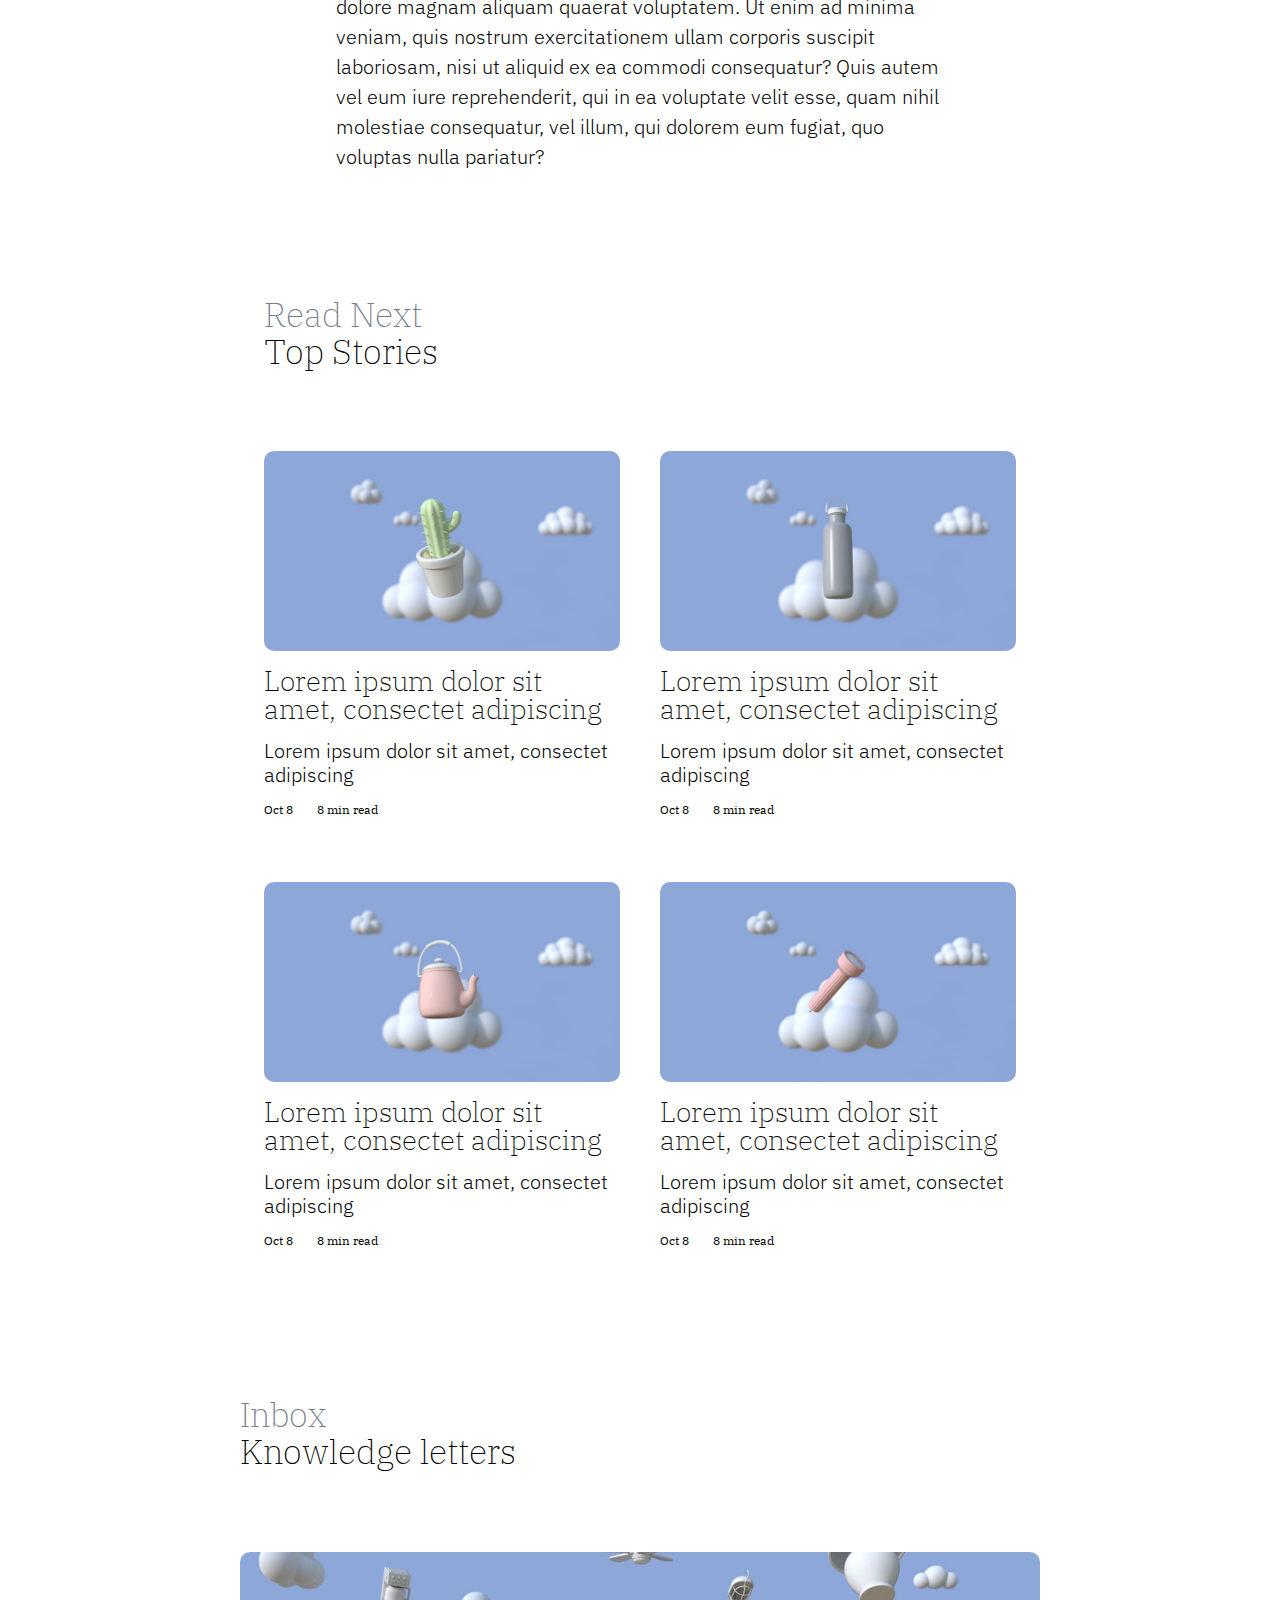
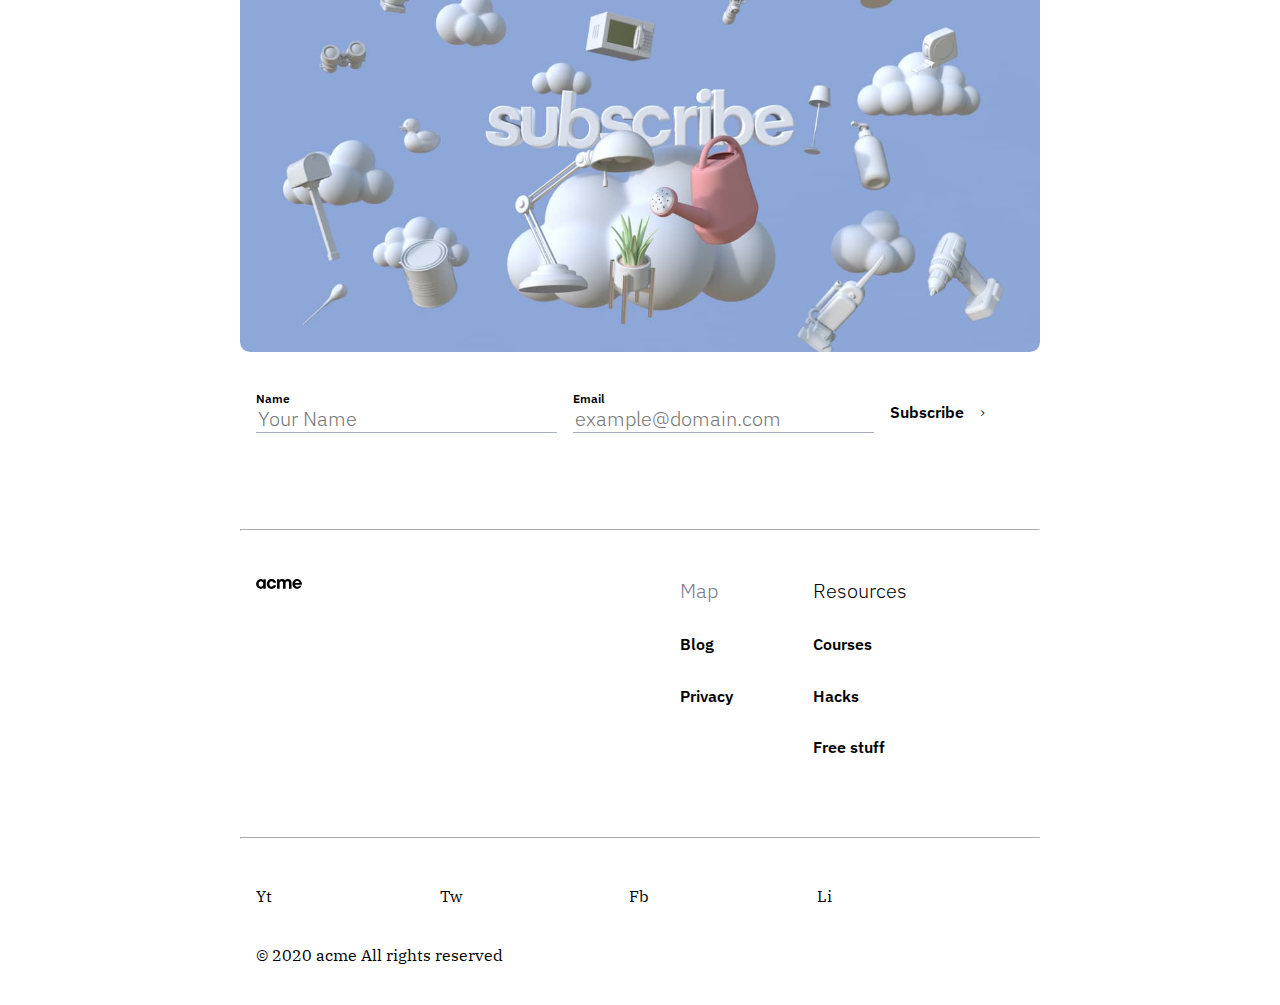
<file: 01 - start here/article.html>
<!DOCTYPE html>
<html lang="en">

<head>
  <meta charset="UTF-8">
  <meta name="viewport" content="width=device-width, initial-scale=1.0">
  <title>CSS Demystified Final Project Blog</title>
  <link
    href="https://fonts.googleapis.com/css2?family=IBM+Plex+Sans:wght@300;400;600&family=IBM+Plex+Serif:wght@200&display=swap"
    rel="stylesheet">

  <link rel="stylesheet" href="style.css">
</head>
<body class="page-article">
  <header class="header-main">
    <div class="header-main__content">
      <div class="nav-left">
          <a href="index.html" class="logo"><img src="/01 - start here/img/logo.svg" alt="#"></a>
          <a href="blog.html" class="btn-back sans">Back</a>
      </div>
      <nav class="header-main__nav">
        <a class="home" href="index.html">Home</a>
        <a href="blog.html">Blog</a>
      </nav>
    </div>
    <div class="header-main__text">
        <h1 class="page-title">Lorem ipsum dolor sit, amet consectetur adipisicing</h1>
    </div>
  </header>
   <div class="article-container">
            <h2></h2>
        <div class="hero__content content">
            <h3 class="subtitle subtitle2">Lorem ipsum dolor sit amet, consectet  adipiscing elit, sed do eiusmod tempor incididunt ut labore et dolore magna.</h3>
            <p class="p400">Lorem ipsum dolor sit amet, consectet  adipiscing elit, sed do eiusmod tempor incididunt ut labore et dolore magna.</p>
        </div>
        <div class="about__content content med-text">
            <h2>Part 1</h2>
            <p class="subtitle subtitle2">Latest thoughts, news and ideas</p>
            <p class="about__text p400">Sed ut perspiciatis, unde omnis iste natus error sit voluptatem accusantium doloremque laudantium, totam rem aperiam eaque ipsa, quae ab illo inventore veritatis et quasi architecto beatae vitae dicta sunt, explicabo. Nemo enim ipsam voluptatem, quia voluptas sit, aspernatur aut odit aut fugit, sed quia consequuntur magni dolores eos, qui ratione voluptatem sequi nesciunt, neque porro quisquam est, qui dolorem ipsum, quia dolor sit amet consectetur adipisci[ng] velit, sed quia non numquam [do] eius modi tempora inci[di]dunt, ut labore et dolore magnam aliquam quaerat voluptatem. Ut enim ad minima veniam, quis nostrum exercitationem ullam corporis suscipit laboriosam, nisi ut aliquid ex ea commodi consequatur? Quis autem vel eum iure reprehenderit, qui in ea voluptate velit esse, quam nihil molestiae consequatur, vel illum, qui dolorem eum fugiat, quo voluptas nulla pariatur?</p>
            <img class="img-tall" src="/01 - start here/img/article-1.jpg" alt="purple, cartoon drill on a cloud floating in the sky">
            <p class="about__text p400">Sed ut perspiciatis, unde omnis iste natus error sit voluptatem accusantium doloremque laudantium, totam rem aperiam eaque ipsa, quae ab illo inventore veritatis et quasi architecto beatae vitae dicta sunt, explicabo. </p>
        </div>
        <div class="about__content content med-text">
                <h2 class="part2">Part 2</h2>
                <p class="subtitle subtitle2">Latest thoughts, news and ideas</p>
                <img class="img-tall" src="/01 - start here/img/article-2.jpg" alt="purple, cartoon drill on a cloud floating in the sky">
                <p class="about__text p400">Nemo enim ipsam voluptatem, quia voluptas sit, aspernatur aut odit aut fugit, sed quia consequuntur magni dolores eos, qui ratione voluptatem sequi nesciunt, neque porro quisquam est, qui dolorem ipsum, quia dolor sit amet consectetur adipisci[ng] velit, sed quia non numquam [do] eius modi tempora inci[di]dunt, ut labore et dolore magnam aliquam quaerat voluptatem. Ut enim ad minima veniam, quis nostrum exercitationem ullam corporis suscipit laboriosam, nisi ut aliquid ex ea commodi consequatur? Quis autem vel eum iure reprehenderit, qui in ea voluptate velit esse, quam nihil molestiae consequatur, vel illum, qui dolorem eum fugiat, quo voluptas nulla pariatur?</p>
        </div>
   </div>

      <div class="article-cards">
        <div class="about__content content med-text">
          <h2>Read Next</h2>
          <p class="subtitle">Top Stories</p>
        </div>
        <div class="cards-two">
            <div class="card">
                <img src="/01 - start here/img/blog-2.jpg" alt="cartoon cactus in a pot floating on a cloud">
                <h3>Lorem ipsum dolor sit amet, consectet  adipiscing</h3>
                <p class="p400">Lorem ipsum dolor sit amet, consectet  adipiscing</p>
                <div class="date-time">
                      <p class="date">Oct 8</p>
                      <p class="time">8 min read</p>
                </div>
            </div>
            <div class="card">
                <img src="/01 - start here/img/blog-3.jpg" alt="cartoon water flask floating on a cloud">
                <h3>Lorem ipsum dolor sit amet, consectet  adipiscing</h3>
                <p class="p400">Lorem ipsum dolor sit amet, consectet  adipiscing</p>
                <div class="date-time">
                  <p class="date">Oct 8</p>
                  <p class="time">8 min read</p>
                </div>
            </div>
        </div>
        <div class="cards-two">
            <div class="card">
              <img src="/01 - start here/img/blog-4.jpg" alt="purple, cartoon drill on a cloud floating in the sky">
              <h3>Lorem ipsum dolor sit amet, consectet  adipiscing</h3>
              <p class="p400">Lorem ipsum dolor sit amet, consectet  adipiscing</p>
              <div class="date-time">
                <p class="date">Oct 8</p>
                <p class="time">8 min read</p>
              </div>
            </div>
            <div class="card">
              <img src="/01 - start here/img/blog-5.jpg" alt="purple, cartoon drill on a cloud floating in the sky">
              <h3>Lorem ipsum dolor sit amet, consectet  adipiscing</h3>
              <p class="p400">Lorem ipsum dolor sit amet, consectet  adipiscing</p>
              <div class="date-time">
                <p class="date">Oct 8</p>
                <p class="time">8 min read</p>
              </div>
            </div>
        </div>
      </div>
    <!-- <div class="cta container"> -->
    <div class="cta__content content">
      <header>
        <h2>Inbox</h2>
        <p class="subtitle">Knowledge letters</p>
      </header>
      <img class="cta__img" src="/01 - start here/img/newsletter.jpg" alt="a lamp, watering can, succulent plant, microwave, mailbox, vacuum all floating on and with clouds">
      <div>
        <form action="" class="subscribe sans">
          <div>
            <label for="name">Name</label>
            <input type="text" name="name" id="name" placeholder="Your Name">
          </div>
          <div>
            <label for="email">Email</label>
            <input class="email" type="email" name="email" id="email" placeholder="example@domain.com">
          </div>
          <div><a href="" class="btn sans">Subscribe</a></div>
        </form>
      </div>
    </div>
  <!-- </div> -->
    <hr class="foot-line">
    <footer class="main-footer__content content sans">
      <a href="index.html" class="logo"><img src="/01 - start here/img/logo.svg" alt="#"></a>
      <div class="two-col">
        <div class="map">
          <p class="p400">Map</p>
          <a href="#">Blog</a>
          <a href="#">Privacy</a>
        </div>
        <div class="resources">
          <p class="p400">Resources</p>
          <a href="#">Courses</a>
          <a href="#">Hacks</a>
          <a href="#">Free stuff</a>
        </div>
      </div>
    </footer>
    <hr class="foot-line">
    <div class="footer-bottom content">
      <ul class="footer-nav">
        <li><a href="#">Yt</a></li>
        <li><a href="#">Tw</a></li>
        <li><a href="#">Fb</a></li>
        <li><a href="#">Li</a></li>
      </ul>
      <p>© 2020 acme All rights reserved</p>
    </div>
</body>
</html>
</file>
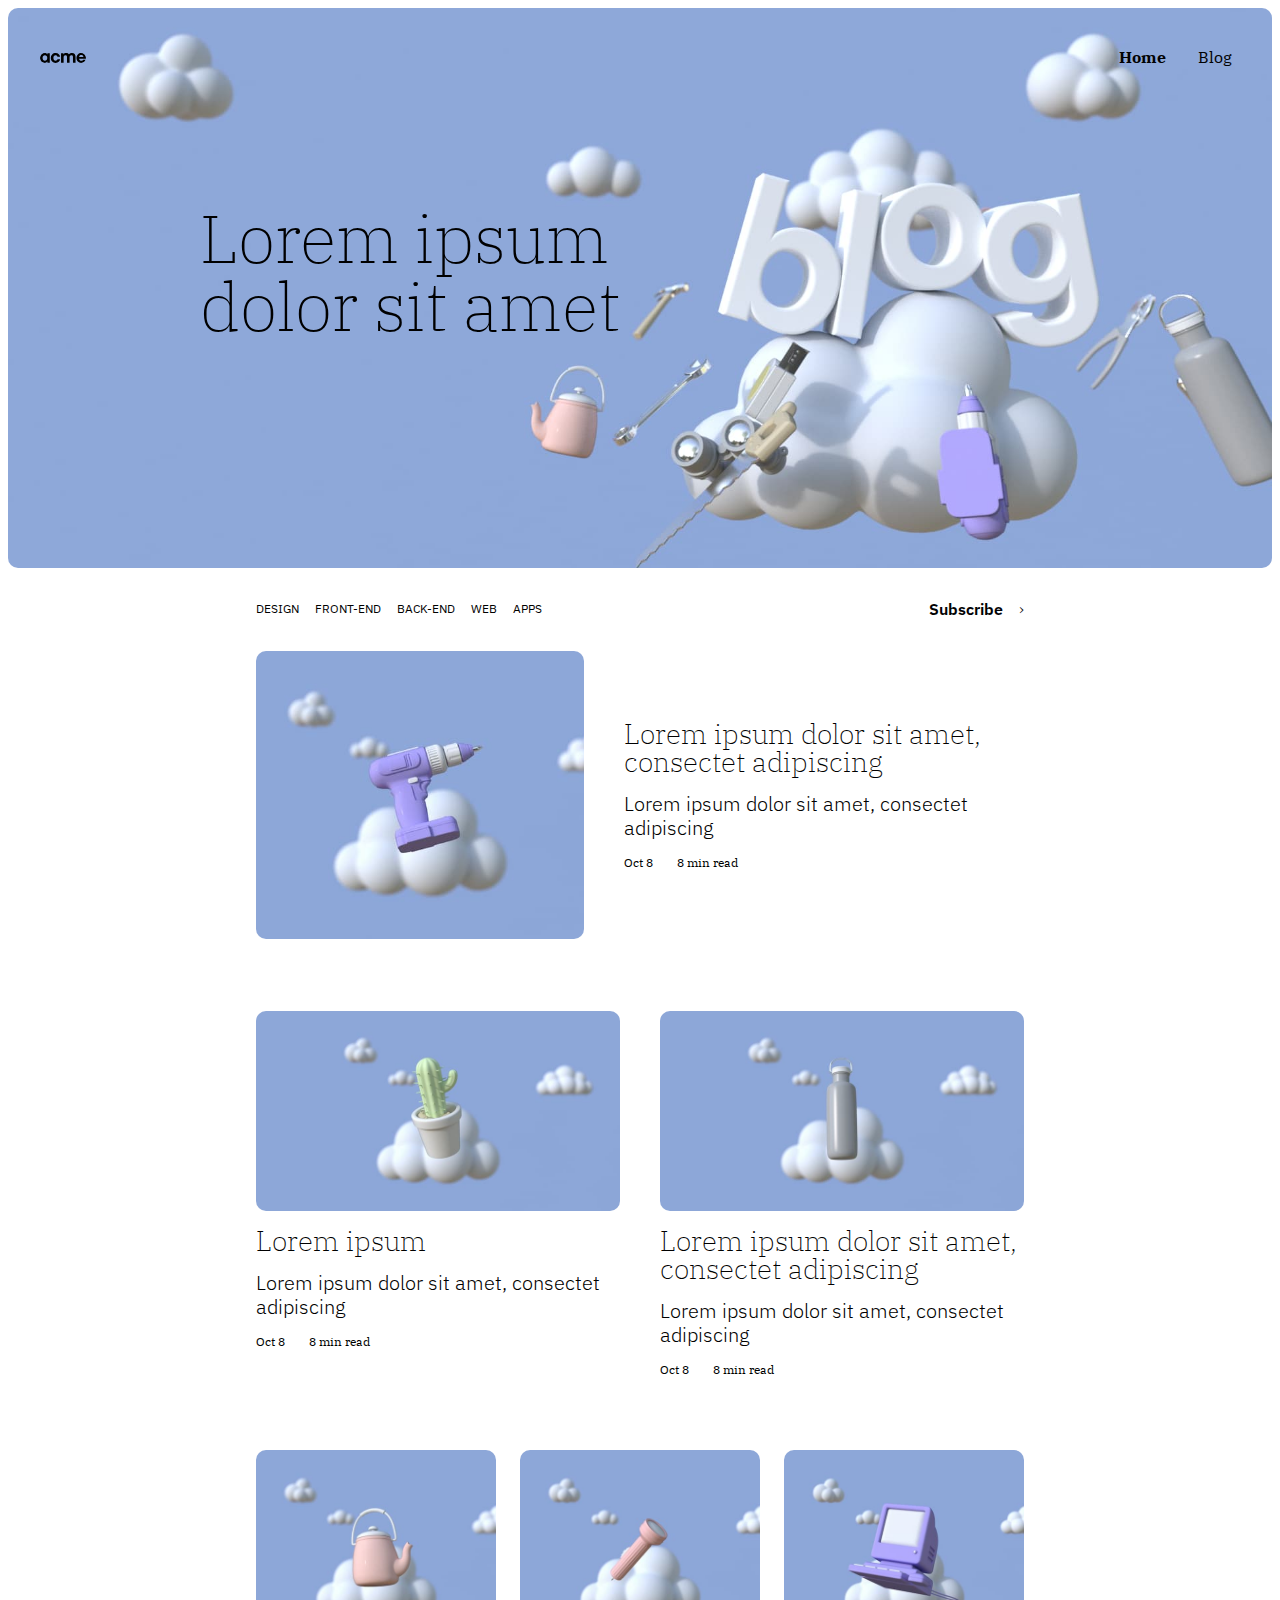
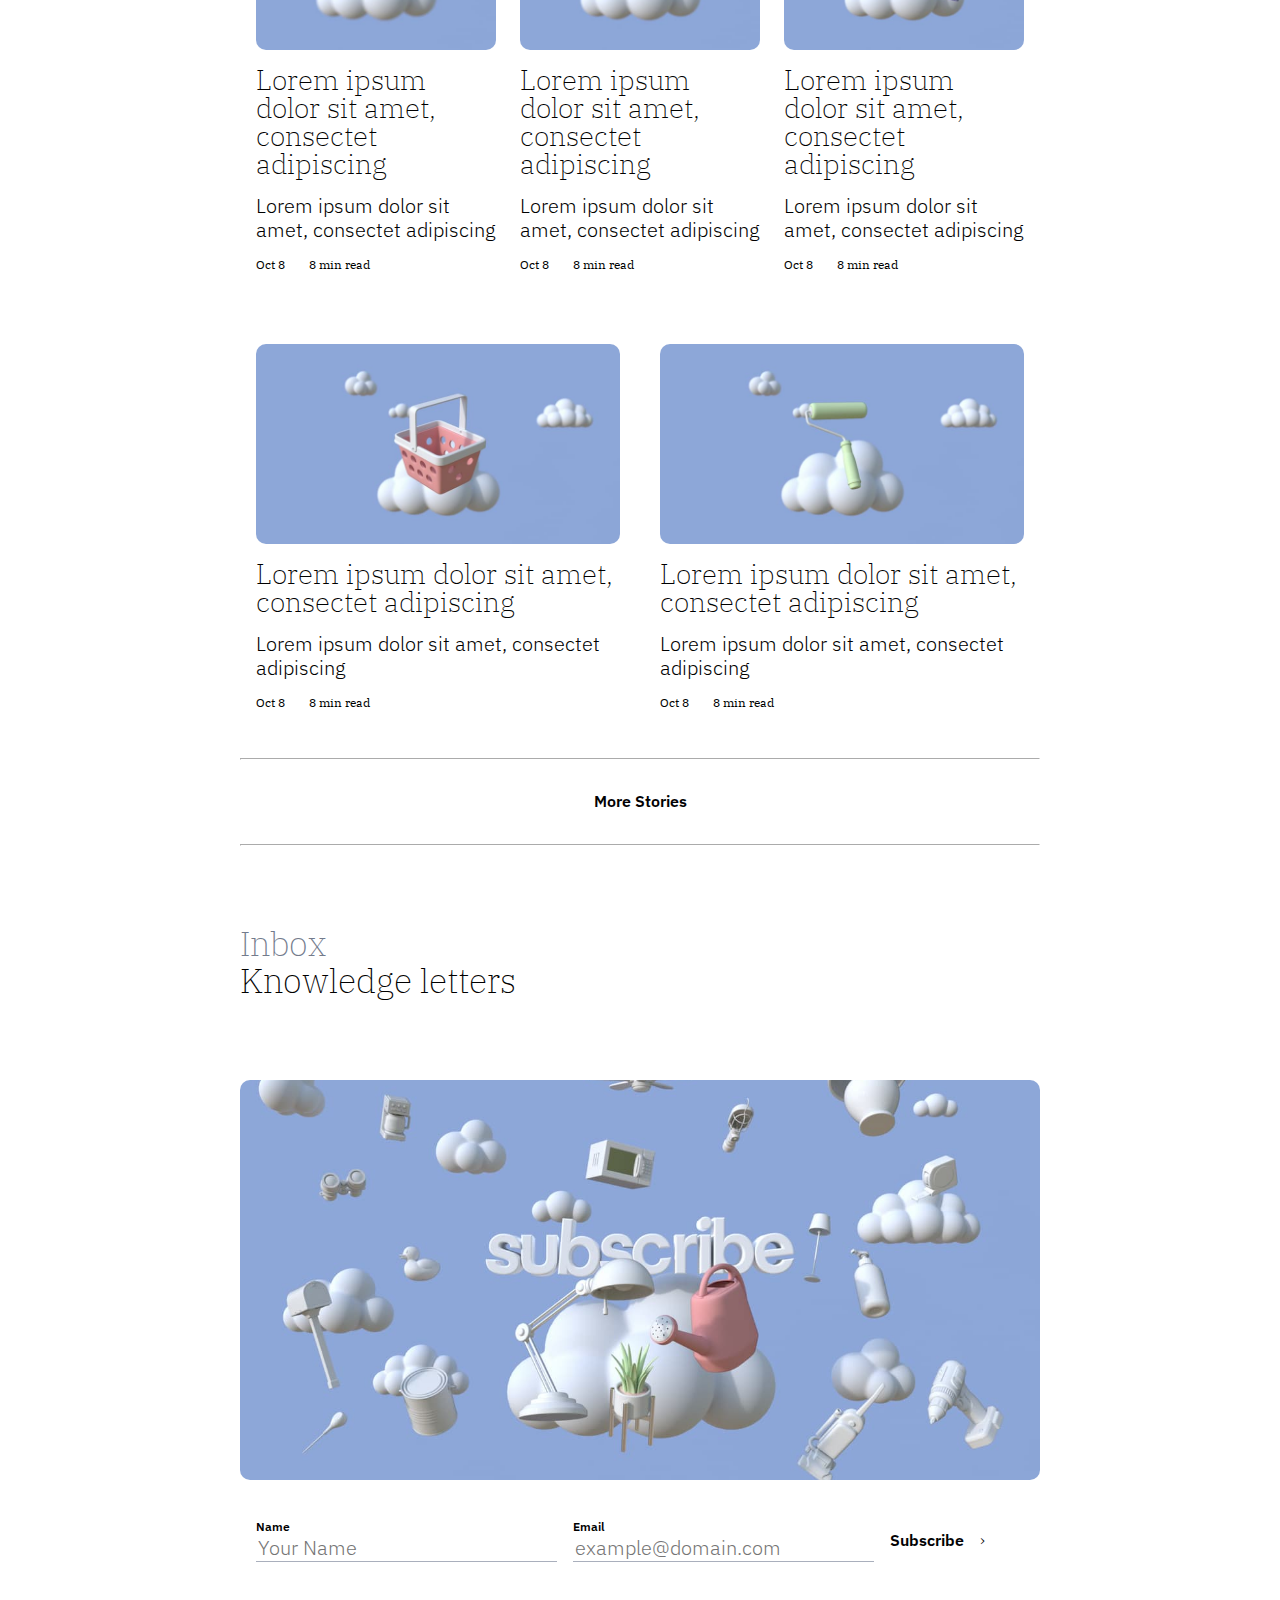
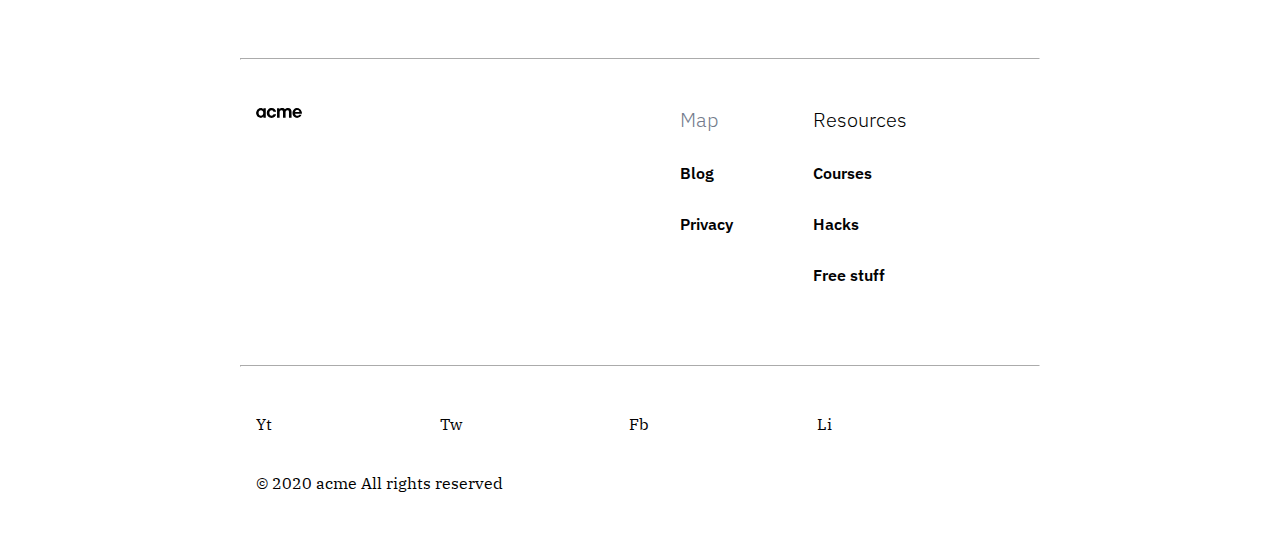
<file: 01 - start here/blog.html>
<!DOCTYPE html>
<html lang="en">

<head>
  <meta charset="UTF-8">
  <meta name="viewport" content="width=device-width, initial-scale=1.0">
  <title>CSS Demystified Final Project Blog</title>
  <link
    href="https://fonts.googleapis.com/css2?family=IBM+Plex+Sans:wght@300;400;600&family=IBM+Plex+Serif:wght@200&display=swap"
    rel="stylesheet">

  <link rel="stylesheet" href="style.css">
</head>
<body class="page-blog">
  <header class="header-main">
    <div class="header-main__content">
      <a href="index.html" class="logo"><img src="/01 - start here/img/logo.svg" alt="#"></a>
      <nav class="header-main__nav">
        <a class="home" href="index.html">Home</a>
        <a href="blog.html">Blog</a>
      </nav>
    </div>
    <div class="header-main__text">
        <h1 class="page-title">Lorem ipsum dolor sit amet</h1>
    </div>
  </header>
  <div class="blog-nav__content content">
    <div class="blog-nav">
      <ul class="blog-nav__list sans">
        <li class="blog-nav__item">Design</li>
        <li class="blog-nav__item">Front-End</li>
        <li class="blog-nav__item">Back-End</li>
        <li class="blog-nav__item">Web</li>
        <li class="blog-nav__item">Apps</li>
      </ul>
    </div>
    <div><a href="" class="btn sans">Subscribe</a></div>
  </div>

  <div class="recent-articles__container">
    <div class="recent-articles__content content">
      <header>
        <h2></h2>
      </header>
      <div class="three-col">
        <div class="cards-one">
          <div class="card card-one">
            <div class="flex-item"><img src="/01 - start here/img/blog-1.jpg" alt="purple, cartoon drill on a cloud floating in the sky"></div>
            <div class="flex-item flex-text">
              <h3>Lorem ipsum dolor sit amet, consectet  adipiscing</h3>
              <p class="p400">Lorem ipsum dolor sit amet, consectet  adipiscing</p>
              <div class="date-time">
                <p class="date">Oct 8</p>
                <p class="time">8 min read</p>
            </div>
            </div>
          </div>
        </div>
        <div class="cards-two">
          <div class="card">
            <img src="/01 - start here/img/blog-2.jpg" alt="cartoon cactus in a pot floating on a cloud">
            <h3>Lorem ipsum</h3>
            <p class="p400">Lorem ipsum dolor sit amet, consectet  adipiscing</p>
            <div class="date-time">
              <p class="date">Oct 8</p>
              <p class="time">8 min read</p>
            </div>
          </div>
          <div class="card">
            <img src="/01 - start here/img/blog-3.jpg" alt="cartoon water flask floating on a cloud">
            <h3>Lorem ipsum dolor sit amet, consectet  adipiscing</h3>
              <p class="p400">Lorem ipsum dolor sit amet, consectet  adipiscing</p>
              <div class="date-time">
                <p class="date">Oct 8</p>
                <p class="time">8 min read</p>
              </div>
          </div>
        </div>
        <div class="cards-three">
          <div class="card">
            <img src="/01 - start here/img/blog-4.jpg" alt="purple, cartoon drill on a cloud floating in the sky">
            <h3>Lorem ipsum dolor sit amet, consectet  adipiscing</h3>
            <p class="p400">Lorem ipsum dolor sit amet, consectet  adipiscing</p>
            <div class="date-time">
              <p class="date">Oct 8</p>
              <p class="time">8 min read</p>
            </div>
          </div>
          <div class="card">
            <img src="/01 - start here/img/blog-5.jpg" alt="purple, cartoon drill on a cloud floating in the sky">
            <h3>Lorem ipsum dolor sit amet, consectet  adipiscing</h3>
            <p class="p400">Lorem ipsum dolor sit amet, consectet  adipiscing</p>
            <div class="date-time">
              <p class="date">Oct 8</p>
              <p class="time">8 min read</p>
            </div>
          </div>
          <div class="card">
            <img src="/01 - start here/img/blog-6.jpg" alt="purple, cartoon drill on a cloud floating in the sky">
            <h3>Lorem ipsum dolor sit amet, consectet  adipiscing</h3>
            <p class="p400">Lorem ipsum dolor sit amet, consectet  adipiscing</p>
            <div class="date-time">
              <p class="date">Oct 8</p>
              <p class="time">8 min read</p>
            </div>
          </div>
        </div>
        <div class="cards-two">
          <div class="card">
            <img src="/01 - start here/img/blog-7.jpg" alt="purple, cartoon drill on a cloud floating in the sky">
            <h3>Lorem ipsum dolor sit amet, consectet  adipiscing</h3>
            <p class="p400">Lorem ipsum dolor sit amet, consectet  adipiscing</p>
            <div class="date-time">
              <p class="date">Oct 8</p>
              <p class="time">8 min read</p>
            </div>
          </div>
          <div class="card">
            <img src="/01 - start here/img/blog-8.jpg" alt="purple, cartoon drill on a cloud floating in the sky">
            <h3>Lorem ipsum dolor sit amet, consectet  adipiscing</h3>
            <p class="p400">Lorem ipsum dolor sit amet, consectet  adipiscing</p>
            <div class="date-time">
              <p class="date">Oct 8</p>
              <p class="time">8 min read</p>
            </div>
          </div>
        </div>
      </div>
    </div>
  </div>
  <hr class="stories-line top">
  <div class="stories sans">
    <a href="article.html">More Stories</a>
  </div>
  <hr class="stories-line bottom">
  <!-- <div class="cta container"> -->
    <div class="cta__content content">
      <header>
        <h2>Inbox</h2>
        <p class="subtitle">Knowledge letters</p>
      </header>
      <img class="cta__img" src="/01 - start here/img/newsletter.jpg" alt="a lamp, watering can, succulent plant, microwave, mailbox, vacuum all floating on and with clouds">
      <div>
        <form action="" class="subscribe sans">
          <div>
            <label for="name">Name</label>
            <input type="text" name="name" id="name" placeholder="Your Name">
          </div>
          <div>
            <label for="email">Email</label>
            <input class="email" type="email" name="email" id="email" placeholder="example@domain.com">
          </div>
          <div><a href="" class="btn sans">Subscribe</a></div>
        </form>
      </div>
    </div>
  <!-- </div> -->
    <hr class="foot-line">
    <footer class="main-footer__content content sans">
      <a href="index.html" class="logo"><img src="/01 - start here/img/logo.svg" alt="#"></a>
      <div class="two-col">
        <div class="map">
          <p class="p400">Map</p>
          <a href="#">Blog</a>
          <a href="#">Privacy</a>
        </div>
        <div class="resources">
          <p class="p400">Resources</p>
          <a href="#">Courses</a>
          <a href="#">Hacks</a>
          <a href="#">Free stuff</a>
        </div>
      </div>
    </footer>
    <hr class="foot-line">
    <div class="footer-bottom content">
      <ul class="footer-nav">
        <li><a href="#">Yt</a></li>
        <li><a href="#">Tw</a></li>
        <li><a href="#">Fb</a></li>
        <li><a href="#">Li</a></li>
      </ul>
      <p>© 2020 acme All rights reserved</p>
    </div>
</body>
</html>
</file>
<file: style.css>
/* reset */

*, *::before, *::after {
    box-sizing: border-box;
    }
    
* {
    margin: 0;
    }
    
html, body {
    height: 100%;
    }
    
body {
    line-height: 1.2;
    -webkit-font-smoothing: antialiased;
    }
    
img, picture, video, canvas, svg {
    display: block;
    max-width: 100%;
    }
    
input, button, textarea, select {
    font: inherit;
    }
    
p, h1, h2, h3, h4, h5, h6 {
    overflow-wrap: break-word;
    }
    
h1, h2, h3 {
    line-height: 1;
    }
    
    /* Page Styling */


:root {
  --ff-sans: "IBM Plex Sans", sans-serif;
  --ff-serif: "IBM Plex Serif", serif;

  /* small screen font-sizes */
  --fs-200: 0.75rem;
  --fs-300: 1rem;
  --fs-400: 1.25rem;
  --fs-500: 1.375rem;
  --fs-600: 1.75rem;
  --fs-900: 2.125rem;

  --fw-200: 200;
  --fw-300: 300;
  --fw-400: 400;
  --fw-700: 700;

  --clr-neutral-100: #fff;
  --clr-neutral-200: #eef1f6;
  --clr-neutral-300: #a9afbc;
  --clr-neutral-400: #737b8c;
  --clr-neutral-500: #434956;
  --clr-neutral-900: #020203;
  
  --clr-primary-300: #f3f7ff;
  --clr-primary-400: #8ea8da;

  --br: 1rem;
}

body {
  font-family: var(--ff-serif);
  padding: .5rem;
}

/* Typography */

.sans {
  font-family: var(--ff-sans);
  font-size: var(--fs-300);
  font-weight: 600;
}

label {
  font-size: var(--fs-200);
}

.date-time {
  font-size: var(--fs-200);
}

.about__text {
  font-weight: var(--fw-300);
}

.p400 {
  font-family: var(--ff-sans);
  font-size: var(--fs-400);
  font-weight: var(--fw-300);
}

.med-text {
  font-size: var(--fs-500);
}

h1 {
  font-size: var(--fs-900);
  font-weight: var(--fw-200);
}

h2, 
.map, 
.resourses {
  color: #737b8c;
}

h2, 
h3,
.lrg-text, 
.subtitle {
  font-size: var(--fs-600);
  font-weight: var(--fw-200);
}

.page-article .about__text {
  line-height: 1.5;
}

/* Padding & Margins */

.content {
  padding: 0 1rem;
  max-width: 50rem;
  margin: 0 auto;
}

h2 {
  padding-top: 1.5em;
}

.subtitle {
  padding-bottom: 5rem;
}

.subtitle2 {
  padding-bottom: 1.5rem;
}

h3,
.card p {
  padding-bottom: 1rem;
}

h1 {
  padding-bottom: 1em;
}

.about__text {
  padding-bottom: 2em;
}

.part2 {
  padding-top: 0;
}

.hero__content {
  padding-top: 1.5rem;
  padding-bottom: 1.5rem;
}

.page-article .hero__content {
  padding-top: 0;
  padding-bottom: 0;
}

.hero__text {
  margin-bottom: 2.5rem;
}

/* General Styling */

img {
  border-radius: 10px;
}

a {
  text-decoration: none;
  color: var(--clr-neutral-900);
}

.header-main__nav a {
  color: var(--clr-neutral-200);
}

.main-footer__content a, 
.footer-nav a {
  color: var(--clr-neutral-900);
}

.btn-back {
  display: none;
}

.btn::after {
  content: "\203A";
  margin-left: 1em;
  font-weight: var(--fw-300);
}

.btn-back::before {
  content: "\003C";
  margin-right: 1em;
  font-weight: var(--fw-300);
}

.btn:hover, 
.btn:focus {
  color: var(--clr-primary-400);
}

.btn-back:hover, 
.btn-back:focus {
  color: var(--clr-neutral-400);
}

.header-main {
  background-color: var(--clr-primary-400);
  background-size: cover;
  border-radius: 10px;
  min-height: 19rem;
  padding: 2rem;
  display: flex;
  flex-direction: column;
}

.page-home .header-main {
  background-image: url("./img/hero.jpg");
  background-position: center center;  
}

.page-blog .header-main {
  background-image: url("./img/blog.jpg");
  background-position: 40% 75%;
  min-height: 35rem;
}

.page-article .header-main {
  background-image: url("./img/article.jpg");
  min-height: 35rem;
  background-position: right;
}

.header-main__text {
  margin-top: auto;
  margin-bottom: auto;
}

.header-main__nav {
  background-color: var(--clr-neutral-900);
  border-radius: 10px;
  color: var(--clr-neutral-200);
  position: fixed;
  padding: .5em;
  bottom: .5em;
  right: .5em;
  left: .5em;
  display: flex;
  justify-content: space-around;
}

.home {
  font-weight: 900;
}

.blog-nav__content {
  display: none;
}

.recent-articles__container {
  background-color: var(--clr-primary-300);
  border-radius: 10px;
  padding-bottom: 1rem;
}

.page-blog .recent-articles__container,
.page-article .recent-articles__container {
  background-color: var(--clr-neutral-100);
}

.three-col {
  display: flex;
  flex-direction: column;
  flex-wrap: wrap;
  max-width: 50rem;
}

.page-blog .three-col {
  justify-content: center;
}

.card {
  padding-bottom: 5rem;
}

.card:last-of-type {
  padding-bottom: 1rem;
}

.page-article .cards-two {
  padding: 0 1rem 2rem 1rem;
}

.card img {
  object-fit: cover;
  height: 12.5rem;
  width: 100%;
  margin-bottom: 1rem;
}

.img-tall {
  object-fit: cover;
  height: 17rem;
  width: 100%;
  margin-bottom: 1rem;
}

.card-tall {
  padding-bottom: 2.5rem;
}

.date-time {
  display: flex;
  gap: 1.5rem;
}

.stories {
  text-align: center;
}

.article-cards {
 padding: 0 15rem;
}

.cta__content {
  padding: 0 0 5rem 0;
}

.cta__img {
  object-fit: cover;
  height: 19rem;
  width: 100%;
}

.subscribe {
  display: flex;
  flex-direction: column;
  gap: 1em;
}

.subscribe div {
  display: flex;
  flex-direction: column;
  margin-top: 1.5rem;
  flex: auto;
}

.subscribe input {
  font-size: var(--fs-400);
  color: var(--clr-neutral-300);
  font-weight: var(--fw-300);
  border: none;
  border-bottom: 1px solid var(--clr-neutral-300)
}

.subscribe input:focus {
  border: 2px solid var(--clr-primary-400);
}

.foot-line, .stories-line {
 height: 1px;
 background-color: white;
 border-color: white;
 max-width: 50rem;
 margin: 0 auto;
 margin-bottom: 3rem;
}

.stories-line.top {
  margin-bottom: 2rem;
}

.stories-line.bottom {
  margin-top: 2rem;
}

.main-footer__content {
  display: flex;
  flex-direction: column;
  gap: 5rem;
  /* padding-bottom: 5rem; */
}

.map, 
.resources {
  display: flex;
  flex-direction: column;
  gap: 2rem;
  padding-bottom: 5rem;
}

.two-col {
  display: flex;
  flex-direction: column;
}

li {
  list-style: none;
}
ul {
  padding: 0;
}

.footer-nav {
  max-width: 75%;
  display: flex;
  justify-content: space-between;
  padding-bottom: 2.5rem;
}

.footer-bottom {
  padding-bottom: 2.5rem;
}

@media (min-width: 40rem){ 
  /* typography */

  h3,
  .med-text {
    font-size: var(--fs-600);
  }
  
  h2, 
  .lrg-text, 
  .subtitle {
    font-size: var(--fs-900);
  }

  h1 {
    font-size: 4.25rem;
  }

/* general styling */
.header-main {
  width: 100%;
  min-height: 30rem;
}

.page-blog .header-main {
  background-position: center left;
}

.header-main__content {
  display: flex;
  justify-content: space-between;
  align-items: center;
}

.header-main__nav {
  position: static;
  background: transparent;
  gap: 2em;
}

.header-main__nav a {
  color: var(--clr-neutral-900);
}

.header-main__text {
  max-width: 50%;
  padding-left: 10em;
}

.img-tall {
  height: 40rem;
}

.btn-back {
  color: var(--clr-neutral-900);
  display: block;
}

.article-container {
  max-width: 40rem;
  margin: 0 auto;
}

.blog-nav__content {
  display: flex;
  justify-content: space-evenly;
  align-items: center;
  margin-top: 2rem;
}

.blog-nav {
  width: 100%;
}

.blog-nav__list {
  text-transform: uppercase;
  display: flex;
  justify-content: flex-start;
  gap: 1rem;
  font-size: var(--fs-200);
  font-weight: var(--fw-400);
}

.nav-left {
  display: flex;
  align-items: center;
  gap: 6em;
}

  h2 {
    padding-top: 2.5em;
  }

  .page-blog h2 {
    padding-top: 2rem;
  }

  .three-col {
    flex-direction: row;
    gap: 2.5rem;
  }

  .card {
    flex: 1;
    padding-bottom: 1rem;
  }

  .card-one {
  display: flex;
  gap: 2.5rem;
  }

  .card-one img {
    min-height: 18rem;
    width: 100%;
  }

  .flex-item {
    flex: auto;
  }

  .flex-text {
    display: flex;
    flex-direction: column;
    justify-content: center;
  }

  .cards-two {
    display: flex;
    gap: 2.5rem;
  }

  .cards-three {
    display: flex;
    gap: 1.5rem;
  }

  .cta__img {
    height: 25rem;
  }

  .subscribe {
    flex-direction: row;
    justify-content: space-between;
    padding: 1em;
    align-items: center;
  }

  .main-footer__content {
    display: flex; 
    flex-direction: row;
  }

  .main-footer__content > * {
    width: 50%;
  }

  .two-col {
    flex-direction: row;
    gap: 5rem;
  }
}
</file>
<file: 01 - start here/style.css>
/* reset */

*, *::before, *::after {
    box-sizing: border-box;
    }
    
* {
    margin: 0;
    }
    
html, body {
    height: 100%;
    }
    
body {
    line-height: 1.2;
    -webkit-font-smoothing: antialiased;
    }
    
img, picture, video, canvas, svg {
    display: block;
    max-width: 100%;
    }
    
input, button, textarea, select {
    font: inherit;
    }
    
p, h1, h2, h3, h4, h5, h6 {
    overflow-wrap: break-word;
    }
    
h1, h2, h3 {
    line-height: 1;
    }
    
    /* Page Styling */


:root {
  --ff-sans: "IBM Plex Sans", sans-serif;
  --ff-serif: "IBM Plex Serif", serif;

  /* small screen font-sizes */
  --fs-200: 0.75rem;
  --fs-300: 1rem;
  --fs-400: 1.25rem;
  --fs-500: 1.375rem;
  --fs-600: 1.75rem;
  --fs-900: 2.125rem;

  --fw-200: 200;
  --fw-300: 300;
  --fw-400: 400;
  --fw-700: 700;

  --clr-neutral-100: #fff;
  --clr-neutral-200: #eef1f6;
  --clr-neutral-300: #a9afbc;
  --clr-neutral-400: #737b8c;
  --clr-neutral-500: #434956;
  --clr-neutral-900: #020203;
  
  --clr-primary-300: #f3f7ff;
  --clr-primary-400: #8ea8da;

  --br: 1rem;
}

body {
  font-family: var(--ff-serif);
  padding: .5rem;
}

/* Typography */

.sans {
  font-family: var(--ff-sans);
  font-size: var(--fs-300);
  font-weight: 600;
}

label {
  font-size: var(--fs-200);
}

.date-time {
  font-size: var(--fs-200);
}

.about__text {
  font-weight: var(--fw-300);
}

.p400 {
  font-family: var(--ff-sans);
  font-size: var(--fs-400);
  font-weight: var(--fw-300);
}

.med-text {
  font-size: var(--fs-500);
}

h1 {
  font-size: var(--fs-900);
  font-weight: var(--fw-200);
}

h2, 
.map, 
.resourses {
  color: #737b8c;
}

h2, 
h3,
.lrg-text, 
.subtitle {
  font-size: var(--fs-600);
  font-weight: var(--fw-200);
}

.page-article .about__text {
  line-height: 1.5;
}

/* Padding & Margins */

.content {
  padding: 0 1rem;
  max-width: 50rem;
  margin: 0 auto;
}

h2 {
  padding-top: 1.5em;
}

.subtitle {
  padding-bottom: 5rem;
}

.subtitle2 {
  padding-bottom: 1.5rem;
}

h3,
.card p {
  padding-bottom: 1rem;
}

h1 {
  padding-bottom: 1em;
}

.about__text {
  padding-bottom: 2em;
}

.part2 {
  padding-top: 0;
}

.hero__content {
  padding-top: 1.5rem;
  padding-bottom: 1.5rem;
}

.page-article .hero__content {
  padding-top: 0;
  padding-bottom: 0;
}

.hero__text {
  margin-bottom: 2.5rem;
}

/* General Styling */

img {
  border-radius: 10px;
}

a {
  text-decoration: none;
  color: var(--clr-neutral-900);
}

.header-main__nav a {
  color: var(--clr-neutral-200);
}

.main-footer__content a, 
.footer-nav a {
  color: var(--clr-neutral-900);
}

.btn-back {
  display: none;
}

.btn::after {
  content: "\203A";
  margin-left: 1em;
  font-weight: var(--fw-300);
}

.btn-back::before {
  content: "\003C";
  margin-right: 1em;
  font-weight: var(--fw-300);
}

.btn:hover, 
.btn:focus {
  color: var(--clr-primary-400);
}

.btn-back:hover, 
.btn-back:focus {
  color: var(--clr-neutral-400);
}

.header-main {
  background-color: var(--clr-primary-400);
  background-size: cover;
  border-radius: 10px;
  min-height: 19rem;
  padding: 2rem;
  display: flex;
  flex-direction: column;
}

.page-home .header-main {
  background-image: url(/01\ -\ start\ here/img/hero.jpg);
  background-position: center center;  
}

.page-blog .header-main {
  background-image: url(/01\ -\ start\ here/img/blog.jpg);
  background-position: 40% 75%;
  min-height: 35rem;
}

.page-article .header-main {
  background-image: url(/01\ -\ start\ here/img/article.jpg);
  min-height: 35rem;
  background-position: right;
}

.header-main__text {
  margin-top: auto;
  margin-bottom: auto;
}

.header-main__nav {
  background-color: var(--clr-neutral-900);
  border-radius: 10px;
  color: var(--clr-neutral-200);
  position: fixed;
  padding: .5em;
  bottom: .5em;
  right: .5em;
  left: .5em;
  display: flex;
  justify-content: space-around;
}

.home {
  font-weight: 900;
}

.blog-nav__content {
  display: none;
}

.recent-articles__container {
  background-color: var(--clr-primary-300);
  border-radius: 10px;
  padding-bottom: 1rem;
}

.page-blog .recent-articles__container,
.page-article .recent-articles__container {
  background-color: var(--clr-neutral-100);
}

.three-col {
  display: flex;
  flex-direction: column;
  flex-wrap: wrap;
  max-width: 50rem;
}

.page-blog .three-col {
  justify-content: center;
}

.card {
  padding-bottom: 5rem;
}

.card:last-of-type {
  padding-bottom: 1rem;
}

.page-article .cards-two {
  padding: 0 1rem 2rem 1rem;
}

.card img {
  object-fit: cover;
  height: 12.5rem;
  width: 100%;
  margin-bottom: 1rem;
}

.img-tall {
  object-fit: cover;
  height: 17rem;
  width: 100%;
  margin-bottom: 1rem;
}

.card-tall {
  padding-bottom: 2.5rem;
}

.date-time {
  display: flex;
  gap: 1.5rem;
}

.stories {
  text-align: center;
}

.article-cards {
 padding: 0 15rem;
}

.cta__content {
  padding: 0 0 5rem 0;
}

.cta__img {
  object-fit: cover;
  height: 19rem;
  width: 100%;
}

.subscribe {
  display: flex;
  flex-direction: column;
  gap: 1em;
}

.subscribe div {
  display: flex;
  flex-direction: column;
  margin-top: 1.5rem;
  flex: auto;
}

.subscribe input {
  font-size: var(--fs-400);
  color: var(--clr-neutral-300);
  font-weight: var(--fw-300);
  border: none;
  border-bottom: 1px solid var(--clr-neutral-300)
}

.subscribe input:focus {
  border: 2px solid var(--clr-primary-400);
}

.foot-line, .stories-line {
 height: 1px;
 background-color: white;
 border-color: white;
 max-width: 50rem;
 margin: 0 auto;
 margin-bottom: 3rem;
}

.stories-line.top {
  margin-bottom: 2rem;
}

.stories-line.bottom {
  margin-top: 2rem;
}

.main-footer__content {
  display: flex;
  flex-direction: column;
  gap: 5rem;
  /* padding-bottom: 5rem; */
}

.map, 
.resources {
  display: flex;
  flex-direction: column;
  gap: 2rem;
  padding-bottom: 5rem;
}

.two-col {
  display: flex;
  flex-direction: column;
}

li {
  list-style: none;
}
ul {
  padding: 0;
}

.footer-nav {
  max-width: 75%;
  display: flex;
  justify-content: space-between;
  padding-bottom: 2.5rem;
}

.footer-bottom {
  padding-bottom: 2.5rem;
}

@media (min-width: 40rem){ 
  /* typography */

  h3,
  .med-text {
    font-size: var(--fs-600);
  }
  
  h2, 
  .lrg-text, 
  .subtitle {
    font-size: var(--fs-900);
  }

  h1 {
    font-size: 4.25rem;
  }

/* general styling */
.header-main {
  width: 100%;
  min-height: 30rem;
}

.page-blog .header-main {
  background-position: center left;
}

.header-main__content {
  display: flex;
  justify-content: space-between;
  align-items: center;
}

.header-main__nav {
  position: static;
  background: transparent;
  gap: 2em;
}

.header-main__nav a {
  color: var(--clr-neutral-900);
}

.header-main__text {
  max-width: 50%;
  padding-left: 10em;
}

.img-tall {
  height: 40rem;
}

.btn-back {
  color: var(--clr-neutral-900);
  display: block;
}

.article-container {
  max-width: 40rem;
  margin: 0 auto;
}

.blog-nav__content {
  display: flex;
  justify-content: space-evenly;
  align-items: center;
  margin-top: 2rem;
}

.blog-nav {
  width: 100%;
}

.blog-nav__list {
  text-transform: uppercase;
  display: flex;
  justify-content: flex-start;
  gap: 1rem;
  font-size: var(--fs-200);
  font-weight: var(--fw-400);
}

.nav-left {
  display: flex;
  align-items: center;
  gap: 6em;
}

  h2 {
    padding-top: 2.5em;
  }

  .page-blog h2 {
    padding-top: 2rem;
  }

  .three-col {
    flex-direction: row;
    gap: 2.5rem;
  }

  .card {
    flex: 1;
    padding-bottom: 1rem;
  }

  .card-one {
  display: flex;
  gap: 2.5rem;
  }

  .card-one img {
    min-height: 18rem;
    width: 100%;
  }

  .flex-item {
    flex: auto;
  }

  .flex-text {
    display: flex;
    flex-direction: column;
    justify-content: center;
  }

  .cards-two {
    display: flex;
    gap: 2.5rem;
  }

  .cards-three {
    display: flex;
    gap: 1.5rem;
  }

  .cta__img {
    height: 25rem;
  }

  .subscribe {
    flex-direction: row;
    justify-content: space-between;
    padding: 1em;
    align-items: center;
  }

  .main-footer__content {
    display: flex; 
    flex-direction: row;
  }

  .main-footer__content > * {
    width: 50%;
  }

  .two-col {
    flex-direction: row;
    gap: 5rem;
  }
}
</file>
